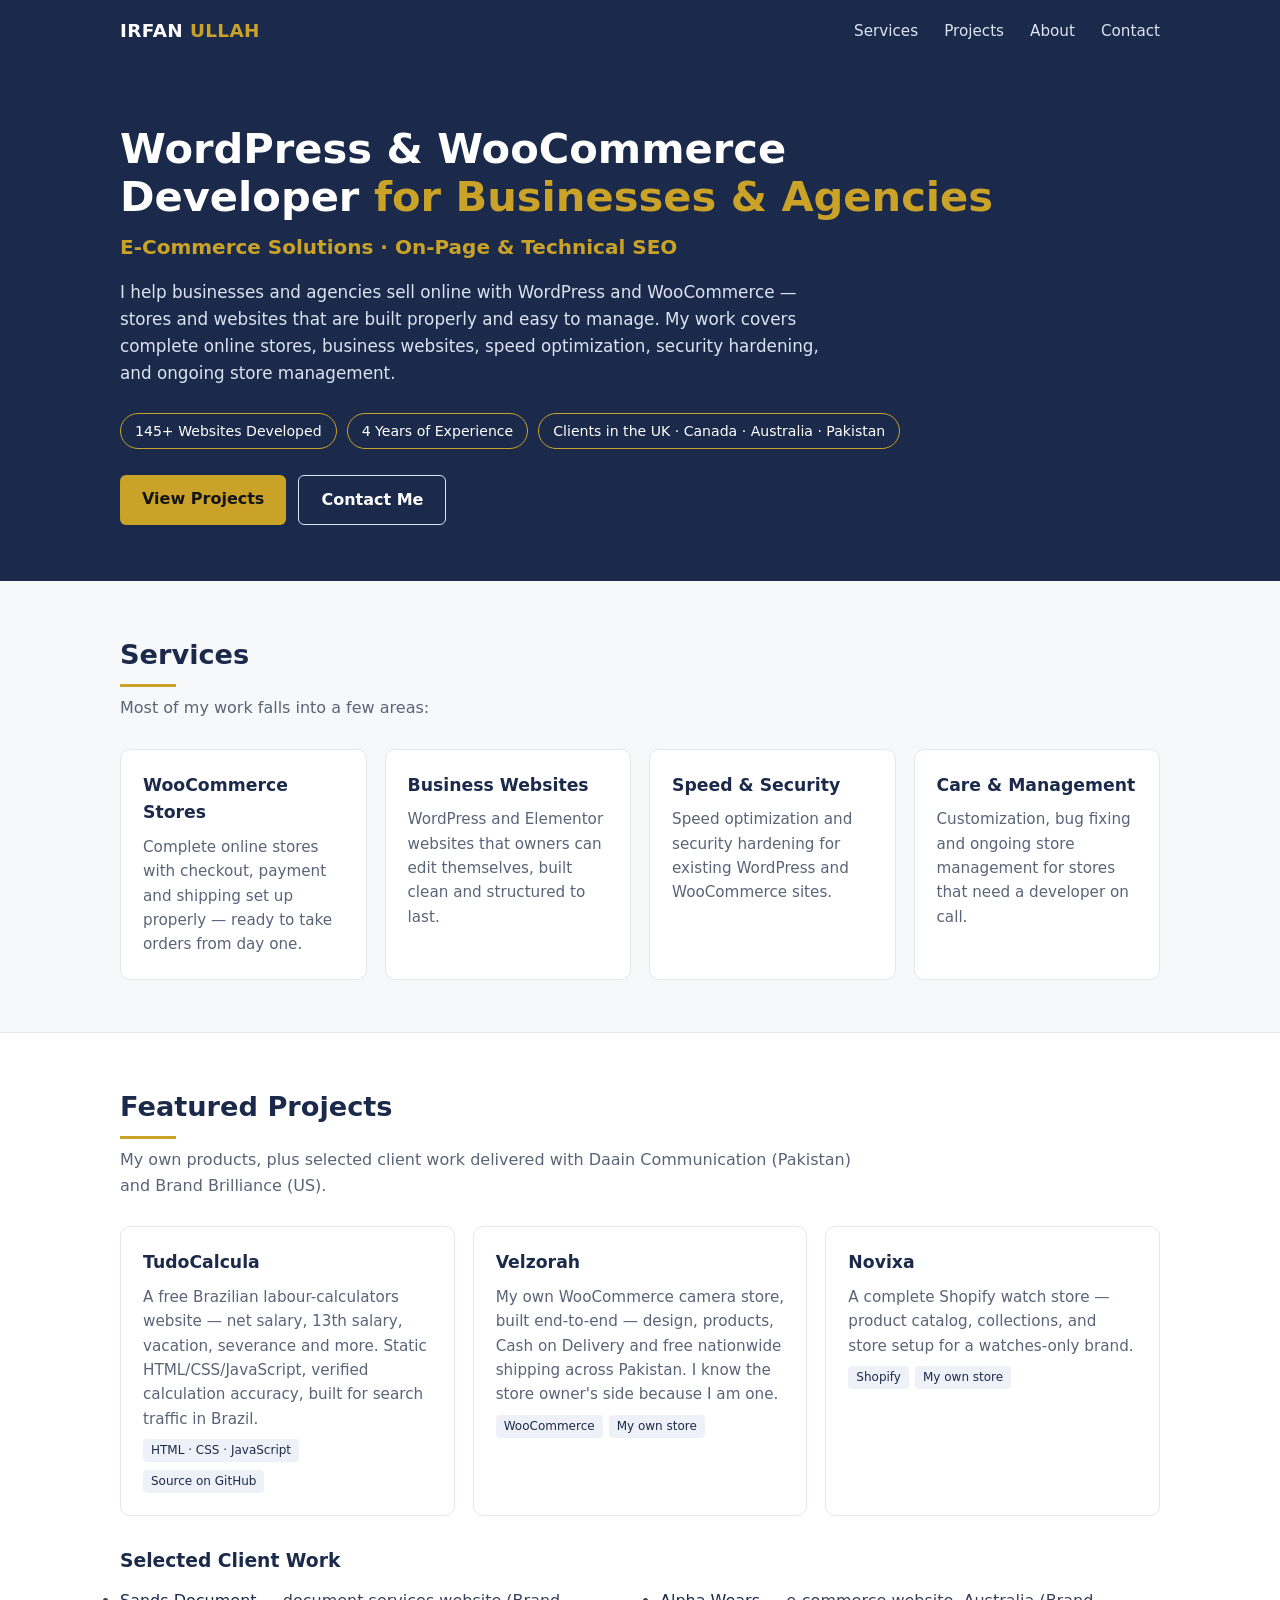
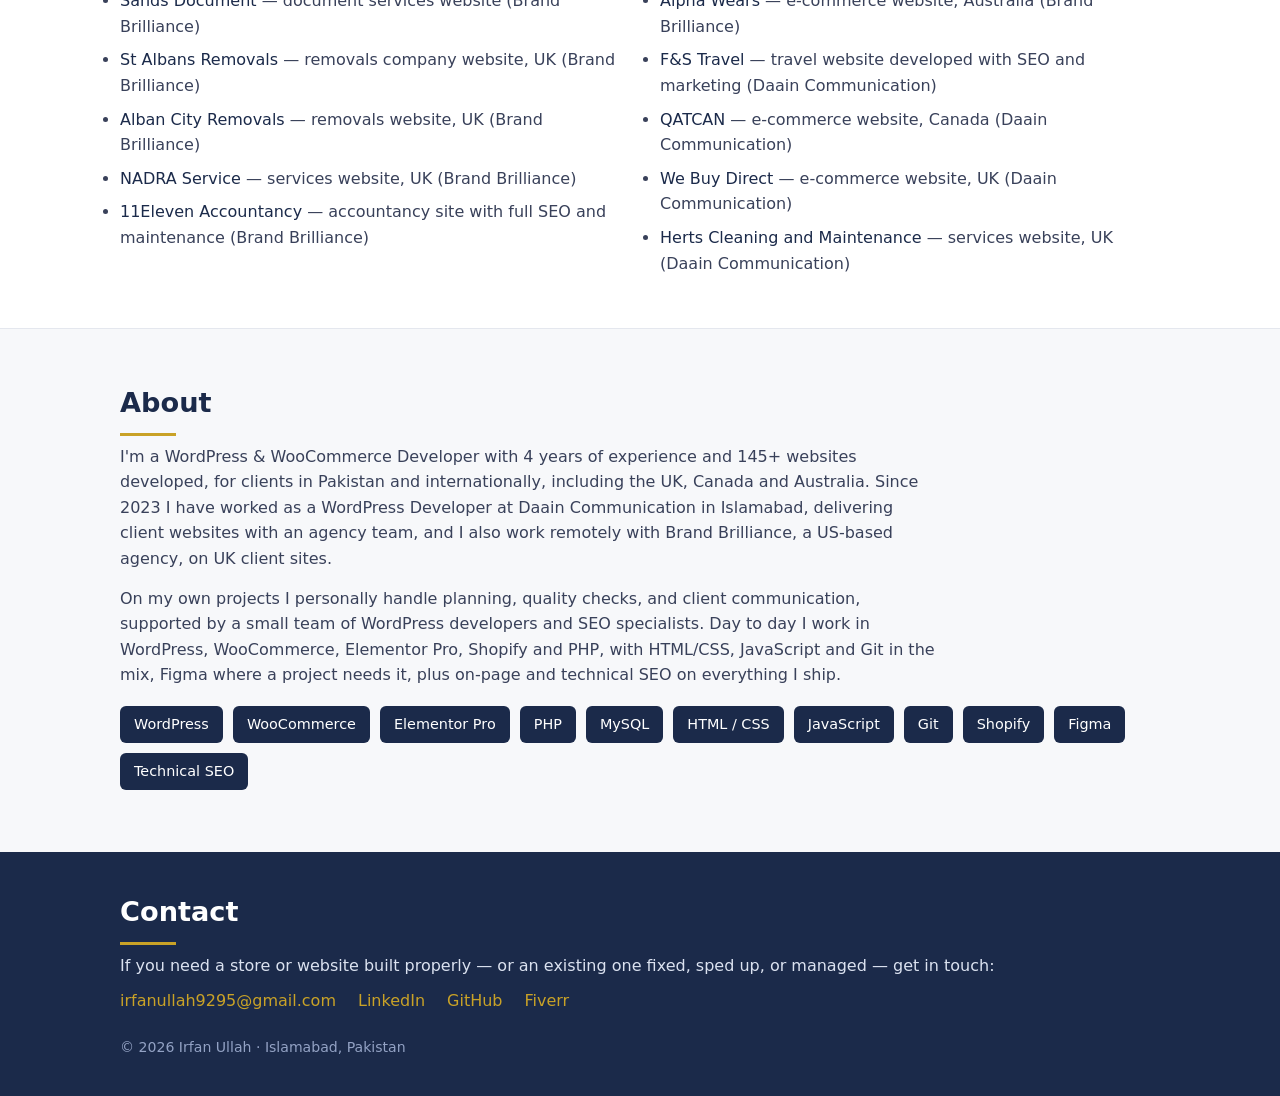
<file: portfolio-index.html>
<!DOCTYPE html>
<html lang="en">
<head>
<meta charset="UTF-8">
<meta name="viewport" content="width=device-width, initial-scale=1.0">
<title>Irfan Ullah — WordPress & WooCommerce Developer</title>
<meta name="description" content="Irfan Ullah is a WordPress & WooCommerce Developer building e-commerce solutions for businesses and agencies. 145+ websites developed for clients in the UK, Canada, Australia and Pakistan.">
<style>
  :root{--navy:#1B2A4A;--navy2:#22355c;--gold:#C9A227;--ink:#1c2333;--muted:#5a6478;--bg:#f7f8fa;--card:#ffffff;--line:#e4e7ee}
  *{margin:0;padding:0;box-sizing:border-box}
  body{font-family:'Segoe UI',system-ui,-apple-system,Arial,sans-serif;color:var(--ink);background:var(--bg);line-height:1.6}
  a{color:var(--navy);text-decoration:none}
  a:hover{color:var(--gold)}
  .wrap{max-width:1080px;margin:0 auto;padding:0 20px}
  header{background:var(--navy);color:#fff}
  nav{display:flex;justify-content:space-between;align-items:center;padding:16px 0}
  nav .brand{font-weight:700;font-size:1.15rem;color:#fff;letter-spacing:.4px}
  nav .brand span{color:var(--gold)}
  nav ul{display:flex;gap:26px;list-style:none}
  nav ul a{color:#dbe2f0;font-size:.95rem}
  nav ul a:hover{color:var(--gold)}
  .hero{padding:64px 0 56px;text-align:left}
  .hero h1{font-size:2.6rem;line-height:1.15;margin-bottom:10px}
  .hero h1 span{color:var(--gold)}
  .hero .role{font-size:1.25rem;color:var(--gold);font-weight:600;margin-bottom:16px}
  .hero p{max-width:720px;color:#dbe2f0;font-size:1.05rem}
  .chips{display:flex;flex-wrap:wrap;gap:10px;margin:26px 0}
  .chip{border:1px solid var(--gold);color:#fff;border-radius:999px;padding:6px 14px;font-size:.88rem}
  .btns{display:flex;gap:12px;flex-wrap:wrap}
  .btn{background:var(--gold);color:#141414;font-weight:600;padding:11px 22px;border-radius:6px}
  .btn.ghost{background:transparent;border:1px solid #dbe2f0;color:#fff}
  section{padding:52px 0}
  h2{font-size:1.7rem;color:var(--navy);margin-bottom:8px}
  h2::after{content:"";display:block;width:56px;height:3px;background:var(--gold);margin-top:8px}
  .sub{color:#5a6478;margin-bottom:28px;max-width:760px}
  .grid{display:grid;grid-template-columns:repeat(auto-fit,minmax(230px,1fr));gap:18px}
  .card{background:var(--card);border:1px solid var(--line);border-radius:10px;padding:22px}
  .card h3{color:var(--navy);font-size:1.08rem;margin-bottom:8px}
  .card p{color:#5a6478;font-size:.95rem}
  .proj{display:grid;grid-template-columns:repeat(auto-fit,minmax(300px,1fr));gap:18px}
  .proj .card h3 a{color:var(--navy)}
  .tag{display:inline-block;background:#eef1f7;color:var(--navy);border-radius:4px;font-size:.75rem;padding:2px 8px;margin:8px 6px 0 0}
  .list{columns:2;column-gap:40px;color:#39415a}
  .list li{margin-bottom:8px;break-inside:avoid}
  .stack{display:flex;flex-wrap:wrap;gap:10px}
  .stack span{background:var(--navy);color:#fff;border-radius:6px;padding:7px 14px;font-size:.9rem}
  .about p{max-width:820px;color:#39415a;margin-bottom:14px}
  footer{background:var(--navy);color:#dbe2f0;padding:38px 0;margin-top:10px}
  footer a{color:var(--gold)}
  .contact-links{display:flex;gap:22px;flex-wrap:wrap;margin-top:10px}
  @media(max-width:640px){.hero h1{font-size:2rem}.list{columns:1}nav ul{gap:14px}}
</style>
</head>
<body>
<header>
  <div class="wrap">
    <nav>
      <div class="brand">IRFAN <span>ULLAH</span></div>
      <ul>
        <li><a href="#services">Services</a></li>
        <li><a href="#projects">Projects</a></li>
        <li><a href="#about">About</a></li>
        <li><a href="#contact">Contact</a></li>
      </ul>
    </nav>
    <div class="hero">
      <h1>WordPress &amp; WooCommerce<br>Developer <span>for Businesses &amp; Agencies</span></h1>
      <div class="role">E-Commerce Solutions · On-Page &amp; Technical SEO</div>
      <p>I help businesses and agencies sell online with WordPress and WooCommerce — stores and websites that are built properly and easy to manage. My work covers complete online stores, business websites, speed optimization, security hardening, and ongoing store management.</p>
      <div class="chips">
        <span class="chip">145+ Websites Developed</span>
        <span class="chip">4 Years of Experience</span>
        <span class="chip">Clients in the UK · Canada · Australia · Pakistan</span>
      </div>
      <div class="btns">
        <a class="btn" href="#projects">View Projects</a>
        <a class="btn ghost" href="#contact">Contact Me</a>
      </div>
    </div>
  </div>
</header>

<section id="services">
  <div class="wrap">
    <h2>Services</h2>
    <p class="sub">Most of my work falls into a few areas:</p>
    <div class="grid">
      <div class="card"><h3>WooCommerce Stores</h3><p>Complete online stores with checkout, payment and shipping set up properly — ready to take orders from day one.</p></div>
      <div class="card"><h3>Business Websites</h3><p>WordPress and Elementor websites that owners can edit themselves, built clean and structured to last.</p></div>
      <div class="card"><h3>Speed &amp; Security</h3><p>Speed optimization and security hardening for existing WordPress and WooCommerce sites.</p></div>
      <div class="card"><h3>Care &amp; Management</h3><p>Customization, bug fixing and ongoing store management for stores that need a developer on call.</p></div>
    </div>
  </div>
</section>

<section id="projects" style="background:#fff;border-top:1px solid var(--line);border-bottom:1px solid var(--line)">
  <div class="wrap">
    <h2>Featured Projects</h2>
    <p class="sub">My own products, plus selected client work delivered with Daain Communication (Pakistan) and Brand Brilliance (US).</p>
    <div class="proj">
      <div class="card">
        <h3><a href="https://tudocalcula.com">TudoCalcula</a></h3>
        <p>A free Brazilian labour-calculators website — net salary, 13th salary, vacation, severance and more. Static HTML/CSS/JavaScript, verified calculation accuracy, built for search traffic in Brazil.</p>
        <span class="tag">HTML · CSS · JavaScript</span><span class="tag"><a href="https://github.com/irfancodez/tudocalcula">Source on GitHub</a></span>
      </div>
      <div class="card">
        <h3><a href="https://velzorah.shop">Velzorah</a></h3>
        <p>My own WooCommerce camera store, built end-to-end — design, products, Cash on Delivery and free nationwide shipping across Pakistan. I know the store owner's side because I am one.</p>
        <span class="tag">WooCommerce</span><span class="tag">My own store</span>
      </div>
      <div class="card">
        <h3><a href="https://novixabrand.com">Novixa</a></h3>
        <p>A complete Shopify watch store — product catalog, collections, and store setup for a watches-only brand.</p>
        <span class="tag">Shopify</span><span class="tag">My own store</span>
      </div>
    </div>
    <h3 style="color:var(--navy);margin:30px 0 12px">Selected Client Work</h3>
    <ul class="list">
      <li><a href="https://sandsdocument.com">Sands Document</a> — document services website (Brand Brilliance)</li>
      <li><a href="https://stalbans-removals.com">St Albans Removals</a> — removals company website, UK (Brand Brilliance)</li>
      <li><a href="https://albancityremovals.co.uk">Alban City Removals</a> — removals website, UK (Brand Brilliance)</li>
      <li><a href="https://nadraservice.co.uk">NADRA Service</a> — services website, UK (Brand Brilliance)</li>
      <li><a href="https://11elevenaccountancy.co.uk">11Eleven Accountancy</a> — accountancy site with full SEO and maintenance (Brand Brilliance)</li>
      <li><a href="https://alphawears.com.au">Alpha Wears</a> — e-commerce website, Australia (Brand Brilliance)</li>
      <li><a href="https://fstravel.co.uk">F&amp;S Travel</a> — travel website developed with SEO and marketing (Daain Communication)</li>
      <li><a href="https://qatcan.ca">QATCAN</a> — e-commerce website, Canada (Daain Communication)</li>
      <li><a href="https://webuydirect.co.uk">We Buy Direct</a> — e-commerce website, UK (Daain Communication)</li>
      <li><a href="https://hertscleaningandmaintenance.com">Herts Cleaning and Maintenance</a> — services website, UK (Daain Communication)</li>
    </ul>
  </div>
</section>

<section id="about" class="about">
  <div class="wrap">
    <h2>About</h2>
    <p>I'm a WordPress &amp; WooCommerce Developer with 4 years of experience and 145+ websites developed, for clients in Pakistan and internationally, including the UK, Canada and Australia. Since 2023 I have worked as a WordPress Developer at Daain Communication in Islamabad, delivering client websites with an agency team, and I also work remotely with Brand Brilliance, a US-based agency, on UK client sites.</p>
    <p>On my own projects I personally handle planning, quality checks, and client communication, supported by a small team of WordPress developers and SEO specialists. Day to day I work in WordPress, WooCommerce, Elementor Pro, Shopify and PHP, with HTML/CSS, JavaScript and Git in the mix, Figma where a project needs it, plus on-page and technical SEO on everything I ship.</p>
    <div class="stack" style="margin-top:18px">
      <span>WordPress</span><span>WooCommerce</span><span>Elementor Pro</span><span>PHP</span><span>MySQL</span><span>HTML / CSS</span><span>JavaScript</span><span>Git</span><span>Shopify</span><span>Figma</span><span>Technical SEO</span>
    </div>
  </div>
</section>

<footer id="contact">
  <div class="wrap">
    <h2 style="color:#fff">Contact</h2>
    <p>If you need a store or website built properly — or an existing one fixed, sped up, or managed — get in touch:</p>
    <div class="contact-links">
      <a href="mailto:irfanullah9295@gmail.com">irfanullah9295@gmail.com</a>
      <a href="https://www.linkedin.com/in/irfanullah-dev">LinkedIn</a>
      <a href="https://github.com/irfancodez">GitHub</a>
      <a href="https://www.fiverr.com/irfanullah9291">Fiverr</a>
    </div>
    <p style="margin-top:22px;font-size:.88rem;color:#93a2c4">© 2026 Irfan Ullah · Islamabad, Pakistan</p>
  </div>
</footer>
</body>
</html>
</file>
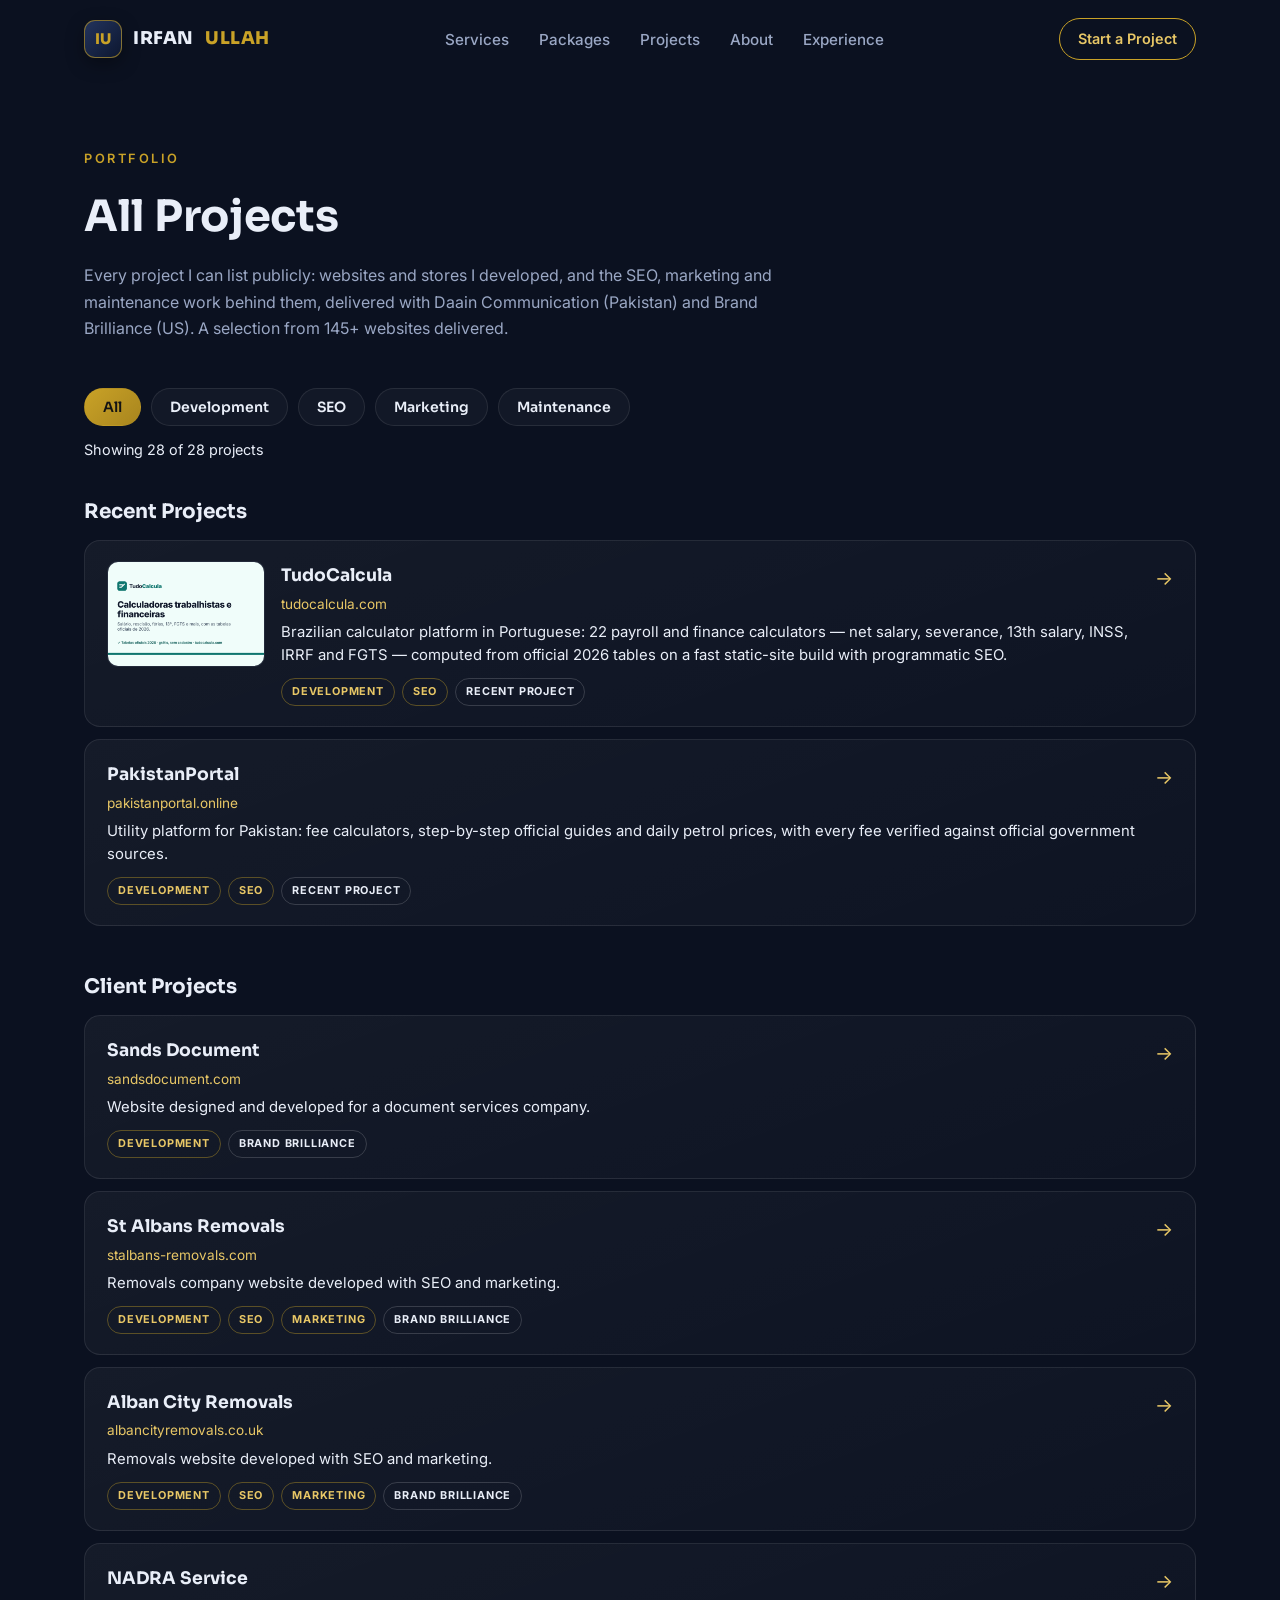
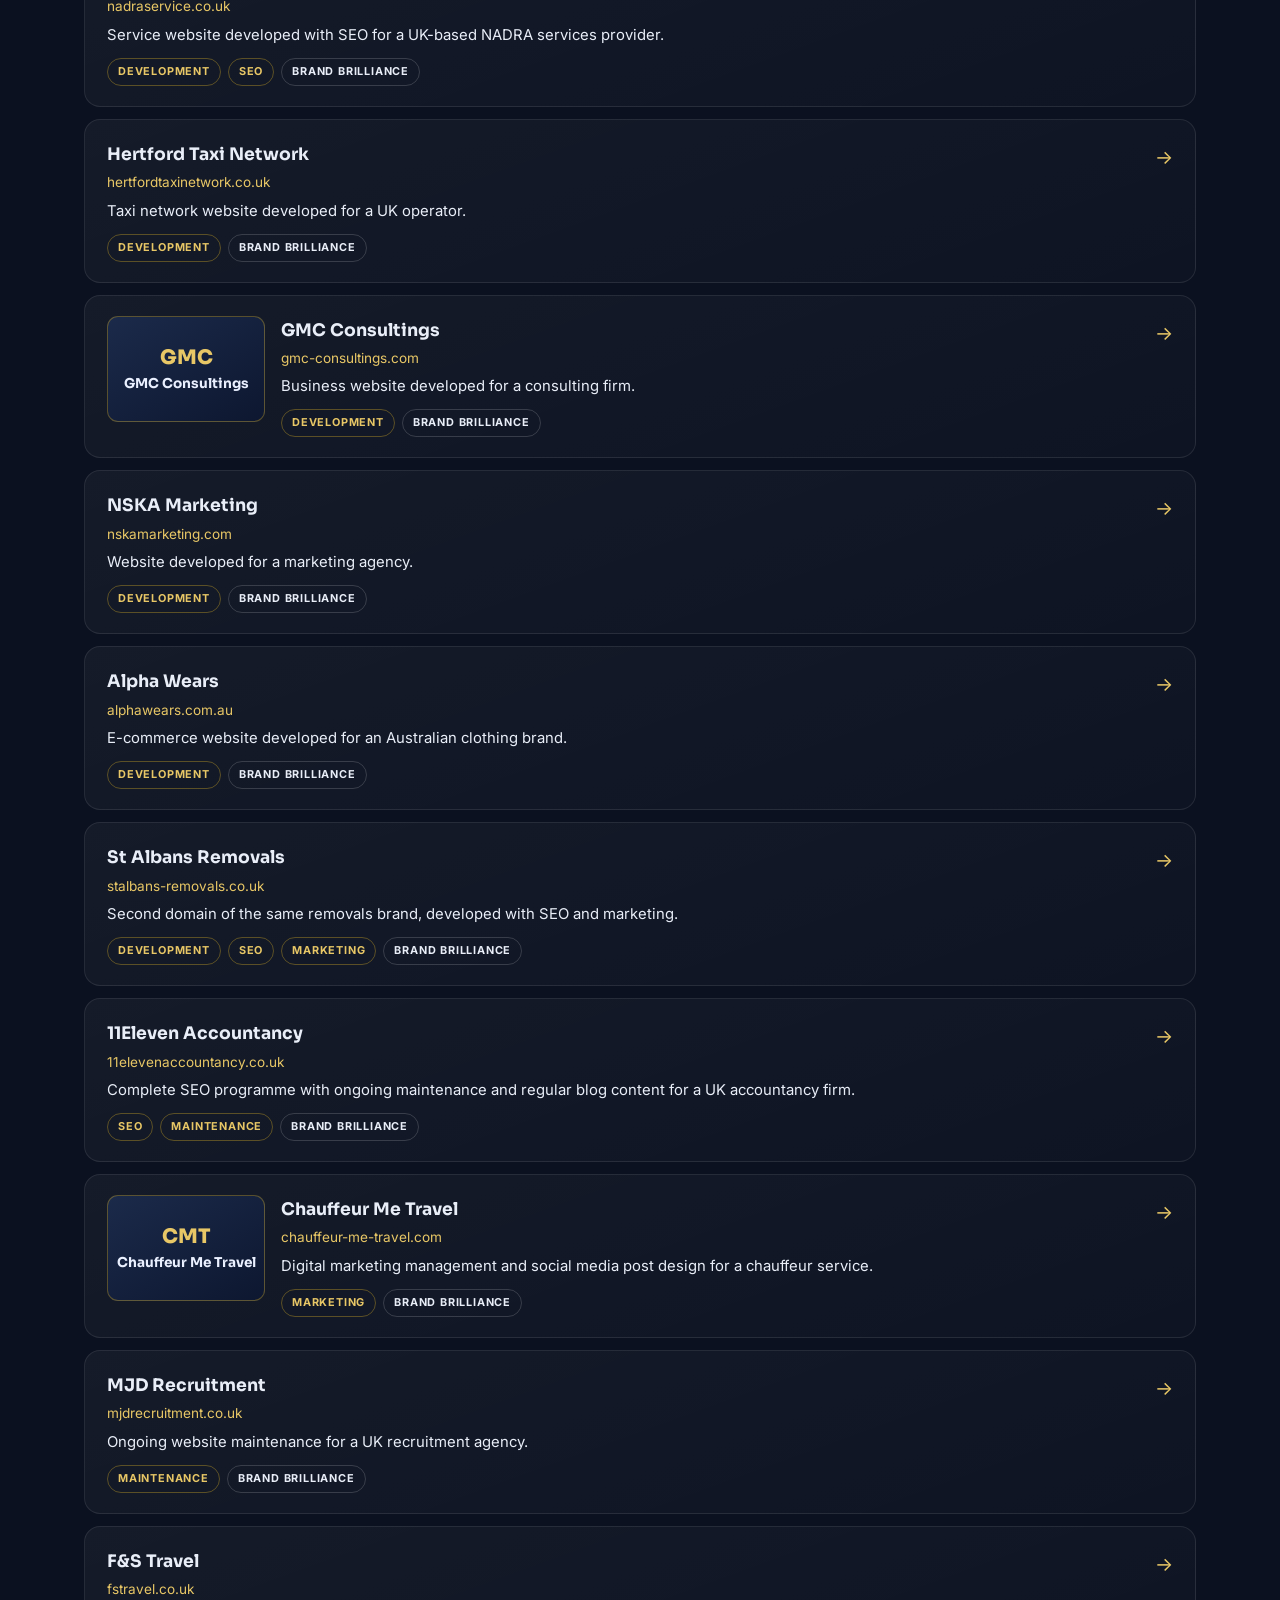
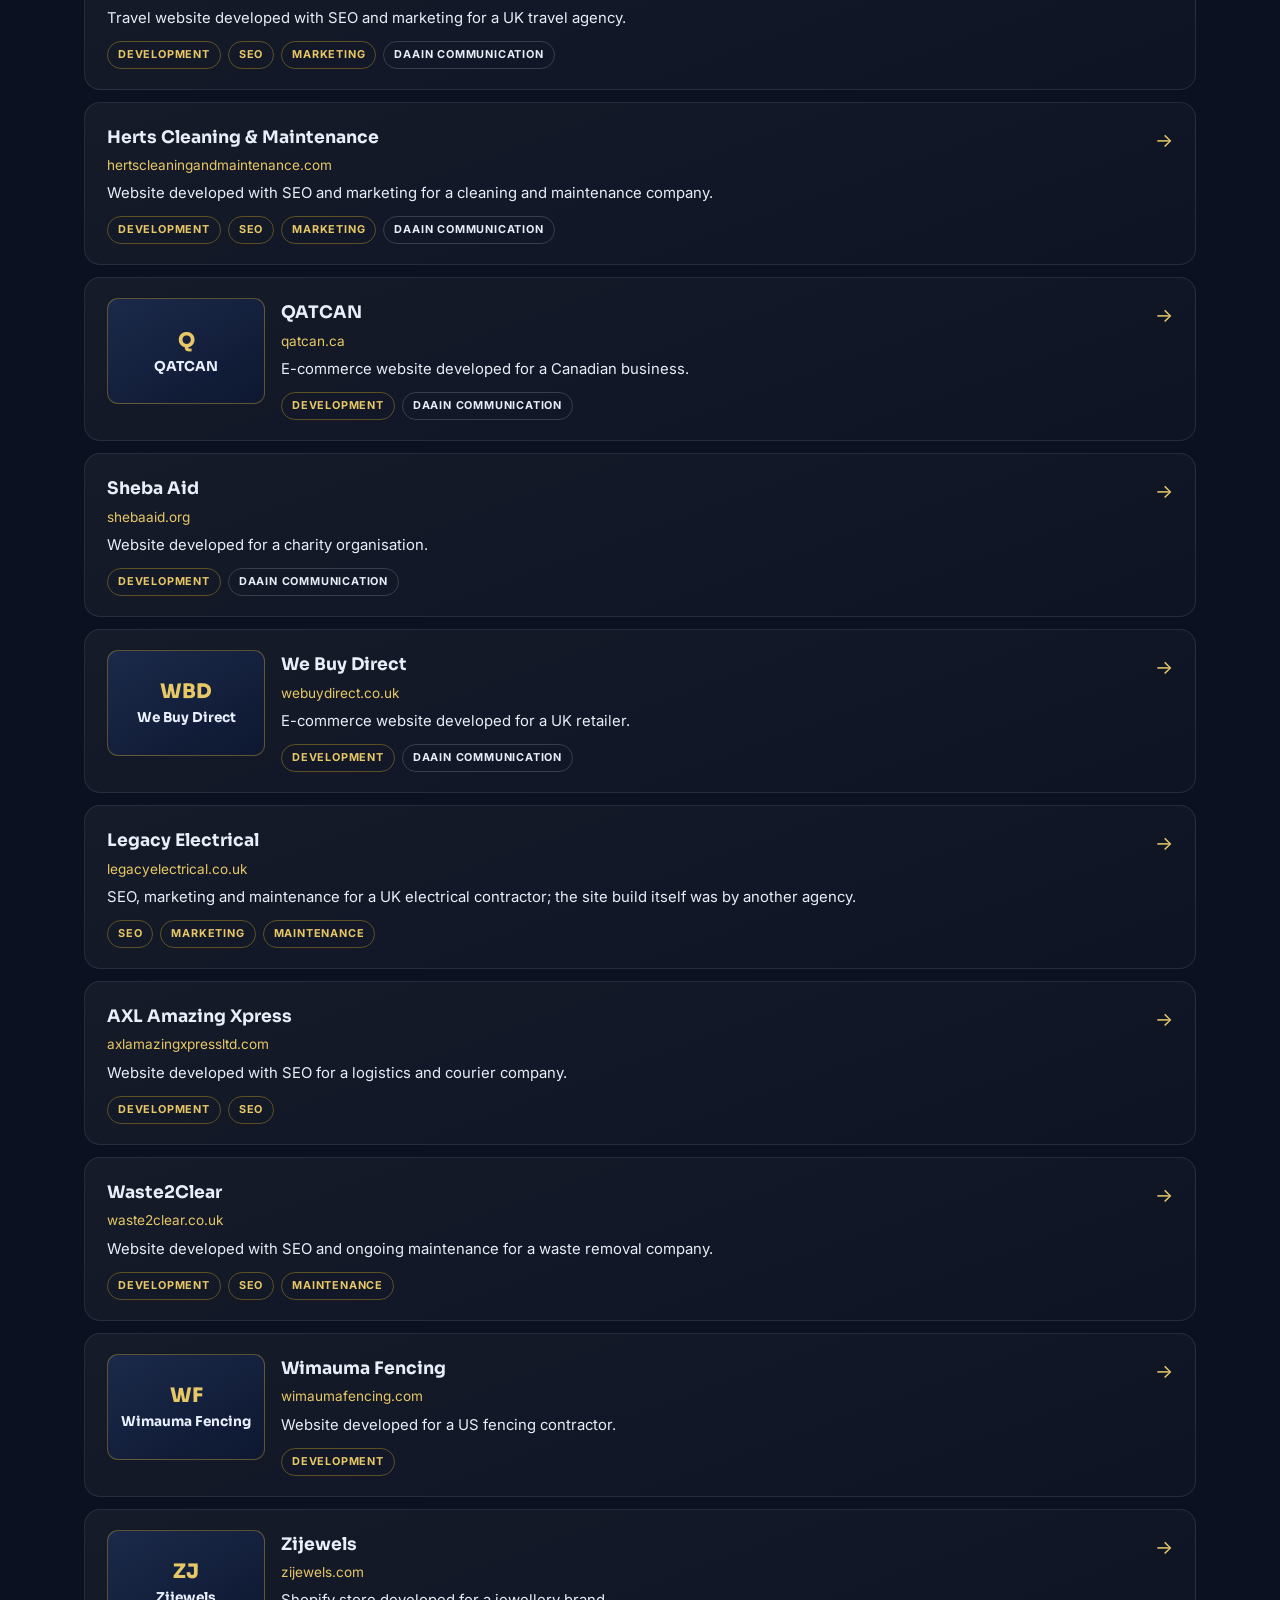
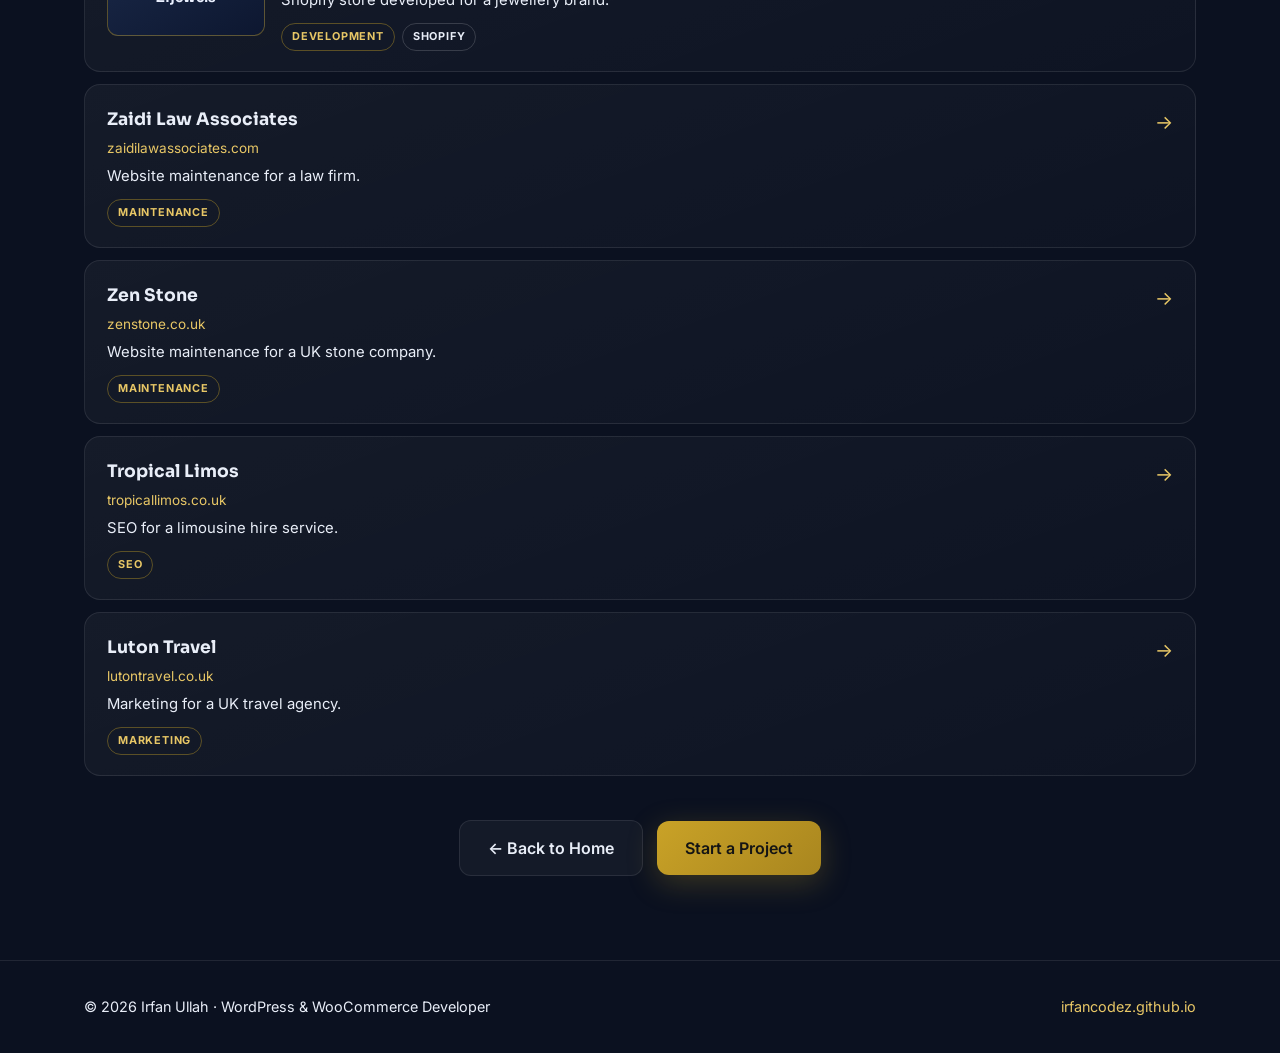
<file: projects.html>
<!DOCTYPE html>
<html lang="en">
<head>
<meta charset="UTF-8">
<meta name="viewport" content="width=device-width, initial-scale=1.0">
<title>All Projects · Irfan Ullah</title>
<meta name="description" content="The full project list of Irfan Ullah, WordPress & WooCommerce Developer: websites and stores developed, plus SEO, marketing and maintenance work, with a short detail for every project.">
<link rel="icon" href="data:image/svg+xml,%3Csvg xmlns='http://www.w3.org/2000/svg' viewBox='0 0 64 64'%3E%3Crect width='64' height='64' rx='14' fill='%231B2A4A'/%3E%3Ctext x='32' y='43' font-family='Arial,sans-serif' font-size='25' font-weight='700' fill='%23C9A227' text-anchor='middle'%3EIU%3C/text%3E%3C/svg%3E">
<meta name="theme-color" content="#0B1120">
<meta property="og:type" content="website">
<meta property="og:site_name" content="Irfan Ullah · Portfolio">
<meta property="og:title" content="All Projects · Irfan Ullah">
<meta property="og:description" content="The full project list: business websites, online stores, SEO, marketing and maintenance work for clients in the UK, Canada, Australia and Pakistan.">
<meta property="og:url" content="https://irfancodez.github.io/projects.html">
<meta property="og:image" content="https://irfancodez.github.io/og-image.png">
<meta property="og:image:width" content="1200">
<meta property="og:image:height" content="630">
<meta name="twitter:card" content="summary_large_image">
<meta name="twitter:title" content="All Projects · Irfan Ullah">
<meta name="twitter:description" content="The full project list: business websites, online stores, SEO, marketing and maintenance work for clients in the UK, Canada, Australia and Pakistan.">
<meta name="twitter:image" content="https://irfancodez.github.io/og-image.png">
<link rel="preconnect" href="https://fonts.googleapis.com">
<link rel="preconnect" href="https://fonts.gstatic.com" crossorigin>
<link href="https://fonts.googleapis.com/css2?family=Sora:wght@400;600;700;800&family=Inter:wght@400;500;600&display=swap" rel="stylesheet">
<style>
:root{
  --bg:#0B1120; --bg2:#0E1730; --navy:#1B2A4A; --gold:#C9A227; --gold2:#E8C766;
  --text:#E9EEF8; --muted:#9AA7C4; --card:rgba(255,255,255,.04); --line:rgba(255,255,255,.09);
  --radius:18px;
}
*{margin:0;padding:0;box-sizing:border-box}
html{scroll-behavior:smooth}
body{font-family:'Inter',system-ui,Arial,sans-serif;background:var(--bg);color:var(--text);line-height:1.65;overflow-x:hidden}
h1,h2,h3,.display{font-family:'Sora',sans-serif}
a{color:inherit;text-decoration:none}
.wrap{max-width:1160px;margin:0 auto;padding:0 24px}
::selection{background:var(--gold);color:#141414}

/* ---------- background fx ---------- */
.bg-fx{position:fixed;inset:0;z-index:-2;background:
  radial-gradient(900px 500px at 85% -5%,rgba(201,162,39,.14),transparent 60%),
  radial-gradient(800px 600px at -10% 30%,rgba(38,64,128,.35),transparent 60%),
  linear-gradient(180deg,var(--bg) 0%,var(--bg2) 55%,var(--bg) 100%)}
.bg-grid{position:fixed;inset:0;z-index:-1;pointer-events:none;opacity:.35;
  background-image:linear-gradient(rgba(255,255,255,.035) 1px,transparent 1px),linear-gradient(90deg,rgba(255,255,255,.035) 1px,transparent 1px);
  background-size:56px 56px;
  -webkit-mask-image:radial-gradient(ellipse 90% 60% at 50% 0%,#000 30%,transparent 75%);
          mask-image:radial-gradient(ellipse 90% 60% at 50% 0%,#000 30%,transparent 75%)}
.orb{position:absolute;border-radius:50%;filter:blur(70px);opacity:.5;pointer-events:none}
.orb.a{width:420px;height:420px;background:#264080;top:-120px;right:-80px;animation:drift 14s ease-in-out infinite alternate}
.orb.b{width:300px;height:300px;background:rgba(201,162,39,.5);bottom:-100px;left:-60px;animation:drift 18s ease-in-out infinite alternate-reverse}
@keyframes drift{from{transform:translate(0,0) scale(1)}to{transform:translate(-40px,30px) scale(1.08)}}
.rings{position:absolute;top:6%;right:4%;width:340px;height:340px;pointer-events:none;opacity:.5}
.rings::before,.rings::after{content:"";position:absolute;inset:0;border:1px solid rgba(201,162,39,.25);border-radius:50%}
.rings::after{inset:44px;border-color:rgba(255,255,255,.12)}
.rings i{position:absolute;inset:88px;border:1px solid rgba(201,162,39,.18);border-radius:50%;display:block}

/* ---------- nav ---------- */
header{position:fixed;top:0;left:0;right:0;z-index:50;transition:background .3s,border-color .3s;border-bottom:1px solid transparent}
header.scrolled{background:rgba(11,17,32,.82);backdrop-filter:blur(14px);border-color:var(--line)}
nav{display:flex;justify-content:space-between;align-items:center;padding:18px 0}
.logo{font-family:'Sora';font-weight:800;letter-spacing:.6px;font-size:1.1rem;display:flex;align-items:center;gap:11px}
.logo span{color:var(--gold)}
.logo-mark{width:38px;height:38px;border-radius:11px;background:linear-gradient(135deg,#22335c,#0d1730);border:1px solid rgba(201,162,39,.6);color:var(--gold2);display:grid;place-items:center;font-size:.92rem;letter-spacing:.5px;box-shadow:0 6px 18px rgba(0,0,0,.35)}
nav ul{display:flex;gap:30px;list-style:none}
nav ul a{color:var(--muted);font-size:.95rem;font-weight:500;position:relative;padding:4px 0}
nav ul a::after{content:"";position:absolute;left:0;bottom:0;width:0;height:2px;background:var(--gold);transition:width .3s}
nav ul a:hover{color:#fff} nav ul a:hover::after{width:100%}
.nav-cta{border:1px solid var(--gold);color:var(--gold2);padding:8px 18px;border-radius:999px;font-weight:600;font-size:.9rem;transition:.3s}
.nav-cta:hover{background:var(--gold);color:#141414}
.burger{display:none;flex-direction:column;justify-content:center;gap:5px;width:42px;height:42px;padding:9px;background:rgba(255,255,255,.03);border:1px solid rgba(255,255,255,.12);border-radius:11px;cursor:pointer}
.burger span{display:block;height:2px;background:var(--gold2);border-radius:2px;transition:.3s}
.burger.open span:nth-child(1){transform:translateY(7px) rotate(45deg)}
.burger.open span:nth-child(2){opacity:0}
.burger.open span:nth-child(3){transform:translateY(-7px) rotate(-45deg)}
.mnav{position:fixed;top:72px;left:12px;right:12px;z-index:49;background:rgba(13,21,43,.98);border:1px solid rgba(201,162,39,.35);border-radius:16px;padding:8px;box-shadow:0 24px 50px rgba(0,0,0,.5);opacity:0;visibility:hidden;transform:translateY(-8px);transition:.28s}
.mnav.open{opacity:1;visibility:visible;transform:none}
.mnav a{display:block;padding:13px 14px;font-family:'Sora';font-weight:600;font-size:.98rem;color:var(--ink);border-bottom:1px solid rgba(255,255,255,.06)}
.mnav a:last-child{border-bottom:none}
.mnav a.mcta{margin-top:6px;text-align:center;background:linear-gradient(135deg,var(--gold),#a8851e);color:#141414;border-radius:11px;border-bottom:none}
@media(max-width:760px){.burger{display:flex}}
@media(max-width:480px){.nav-cta{display:none}}
@media(max-width:760px){nav ul{display:none}}

/* ---------- hero ---------- */
.hero{position:relative;padding:118px 0 72px;overflow:hidden}
.eyebrow{display:inline-flex;align-items:center;gap:10px;border:1px solid var(--line);background:var(--card);
  padding:7px 16px;border-radius:999px;font-size:.85rem;color:var(--muted);letter-spacing:.4px}
.eyebrow .dot{width:8px;height:8px;border-radius:50%;background:#3ddc84;box-shadow:0 0 0 0 rgba(61,220,132,.6);animation:pulse 2s infinite}
@keyframes pulse{0%{box-shadow:0 0 0 0 rgba(61,220,132,.55)}70%{box-shadow:0 0 0 9px rgba(61,220,132,0)}100%{box-shadow:0 0 0 0 rgba(61,220,132,0)}}
.hero h1{font-size:clamp(2.3rem,4.3vw,3.2rem);line-height:1.05;font-weight:800;margin:26px 0 20px;letter-spacing:-1px}
.hero h1 .grad{background:linear-gradient(92deg,var(--gold) 10%,var(--gold2) 45%,#fff2c9 70%,var(--gold) 100%);
  background-size:200% auto;-webkit-background-clip:text;background-clip:text;color:transparent;animation:shine 5s linear infinite}
@keyframes shine{to{background-position:200% center}}
.hero p.lead{max-width:680px;color:var(--muted);font-size:1.13rem}
.hero .btns{display:flex;gap:14px;flex-wrap:wrap;margin-top:34px}
.btn{display:inline-flex;align-items:center;gap:9px;background:linear-gradient(135deg,var(--gold),#a9861f);color:#141414;
  font-weight:600;padding:14px 28px;border-radius:12px;transition:.3s;box-shadow:0 8px 30px rgba(201,162,39,.25)}
.btn:hover{transform:translateY(-3px);box-shadow:0 14px 38px rgba(201,162,39,.35)}
.btn.ghost{background:var(--card);border:1px solid var(--line);color:var(--text);box-shadow:none}
.btn.ghost:hover{border-color:var(--gold);color:var(--gold2)}
.stats{display:grid;grid-template-columns:repeat(4,1fr);gap:16px;margin-top:48px}
.stat{background:var(--card);border:1px solid var(--line);border-radius:var(--radius);padding:22px;backdrop-filter:blur(8px);transition:.3s}
.stat:hover{transform:translateY(-4px);border-color:rgba(201,162,39,.5)}
.stat .num{font-family:'Sora';font-size:2rem;font-weight:800;color:#fff}
.stat .num em{font-style:normal;color:var(--gold)}
.stat .lbl{color:var(--muted);font-size:.88rem;margin-top:2px}
@media(max-width:820px){.stats{grid-template-columns:repeat(2,1fr)}}

/* ---------- marquee ---------- */
.marquee{border-top:1px solid var(--line);border-bottom:1px solid var(--line);padding:18px 0;overflow:hidden;background:rgba(255,255,255,.02)}
.marquee .track{display:flex;gap:0;width:max-content;animation:scroll 30s linear infinite}
.marquee span{font-family:'Sora';font-weight:600;color:var(--muted);padding:0 26px;white-space:nowrap;font-size:1rem}
.marquee span b{color:var(--gold);font-weight:600}
@keyframes scroll{to{transform:translateX(-50%)}}

/* ---------- sections ---------- */
section{padding:96px 0;position:relative}
.sec-head{max-width:720px;margin-bottom:46px}
.sec-head .kicker{color:var(--gold);font-weight:600;letter-spacing:2.5px;font-size:.8rem;text-transform:uppercase}
.sec-head h2{font-size:clamp(1.9rem,3.6vw,2.7rem);font-weight:700;margin:12px 0 10px;letter-spacing:-.3px}
.sec-head p{color:var(--muted)}
.grid4{display:grid;grid-template-columns:repeat(auto-fit,minmax(240px,1fr));gap:18px}
.card{background:var(--card);border:1px solid var(--line);border-radius:var(--radius);padding:28px;position:relative;overflow:hidden;transition:.35s;backdrop-filter:blur(8px)}
.card::before{content:"";position:absolute;inset:0;background:radial-gradient(420px 200px at var(--mx,50%) var(--my,0%),rgba(201,162,39,.13),transparent 65%);opacity:0;transition:opacity .35s}
.card:hover{transform:translateY(-6px);border-color:rgba(201,162,39,.55)}
.card:hover::before{opacity:1}
.card .no{font-family:'Sora';font-weight:800;font-size:.95rem;color:var(--gold);letter-spacing:1px}
.card h3{font-size:1.18rem;margin:14px 0 9px}
.card p{color:var(--muted);font-size:.96rem}

/* ---------- packages ---------- */
.miles{display:grid;grid-template-columns:repeat(auto-fit,minmax(250px,1fr));gap:16px}
.mile{background:var(--card);border:1px solid var(--line);border-radius:var(--radius);padding:24px;transition:.3s;backdrop-filter:blur(8px)}
.mile:hover{transform:translateY(-4px);border-color:rgba(201,162,39,.55)}
.mile h3{font-size:1.05rem;margin-bottom:8px}
.mile p{color:var(--muted);font-size:.93rem}
.mile .price{display:inline-block;margin-top:14px;font-family:'Sora';font-weight:800;font-size:1.25rem;color:var(--gold2)}
.mile .price small{font-family:'Inter';font-weight:500;font-size:.8rem;color:var(--muted)}
.plans{display:grid;grid-template-columns:repeat(auto-fit,minmax(300px,1fr));gap:20px;margin-top:22px}
.plan{background:var(--card);border:1px solid var(--line);border-radius:20px;padding:32px;position:relative;transition:.3s;backdrop-filter:blur(8px)}
.plan:hover{transform:translateY(-5px)}
.plan.featured{border-color:rgba(201,162,39,.65);background:linear-gradient(165deg,rgba(201,162,39,.12),rgba(255,255,255,.03) 55%)}
.plan .flag{position:absolute;top:22px;right:22px;font-size:.7rem;font-weight:600;letter-spacing:1.2px;color:#141414;background:linear-gradient(135deg,var(--gold),var(--gold2));padding:5px 11px;border-radius:999px;text-transform:uppercase}
.plan h3{font-size:1.2rem}
.plan .amt{font-family:'Sora';font-size:2.3rem;font-weight:800;margin:10px 0 2px}
.plan .amt span{font-size:1rem;font-weight:600;color:var(--muted)}
.plan ul{list-style:none;margin-top:16px;display:grid;gap:9px}
.plan ul li{color:var(--muted);font-size:.94rem;padding-left:24px;position:relative}
.plan ul li::before{content:"✓";position:absolute;left:0;color:var(--gold);font-weight:700}
.pkg-note{margin-top:26px;border:1px dashed rgba(201,162,39,.45);border-radius:14px;padding:18px 22px;color:var(--muted);font-size:.96rem;text-align:center}
.pkg-note strong{color:var(--gold2)}

/* ---------- projects ---------- */
.proj{display:grid;grid-template-columns:repeat(auto-fit,minmax(320px,1fr));gap:20px}
.proj .card{padding:32px}
.proj .flag{position:absolute;top:22px;right:22px;font-size:.72rem;font-weight:600;letter-spacing:1.2px;color:#141414;background:linear-gradient(135deg,var(--gold),var(--gold2));padding:5px 11px;border-radius:999px;text-transform:uppercase}
.proj h3{font-size:1.45rem;margin:6px 0 4px}
.proj h3 a:hover{color:var(--gold2)}
.proj .role{color:var(--gold2);font-size:.9rem;font-weight:500;margin-bottom:12px}
.proj p{color:var(--muted);font-size:.97rem}
.proj .go{display:inline-flex;gap:8px;margin-top:18px;font-weight:600;color:#fff;border-bottom:2px solid var(--gold);padding-bottom:2px;transition:.3s}
.proj .go:hover{color:var(--gold2);gap:13px}
.client-grid{display:grid;grid-template-columns:repeat(auto-fit,minmax(300px,1fr));gap:14px;margin-top:22px}
.client{display:flex;justify-content:space-between;align-items:center;gap:14px;background:var(--card);border:1px solid var(--line);border-radius:14px;padding:17px 20px;transition:.3s}
.client:hover{border-color:rgba(201,162,39,.55);transform:translateX(5px)}
.client .t{font-weight:600}
.client .s{color:var(--muted);font-size:.85rem}
.client .arr{color:var(--gold);font-size:1.15rem}

/* ---------- quote band ---------- */
.quote{background:linear-gradient(120deg,rgba(201,162,39,.13),rgba(38,64,128,.18));border:1px solid rgba(201,162,39,.35);border-radius:24px;padding:52px 44px;text-align:center}
.quote .big{font-family:'Sora';font-size:clamp(1.5rem,3.4vw,2.3rem);font-weight:700;line-height:1.3}
.quote .big span{color:var(--gold2)}
.quote p{color:var(--muted);margin-top:14px}

/* ---------- about / timeline ---------- */
.two{display:grid;grid-template-columns:1.15fr .85fr;gap:44px;align-items:start}
@media(max-width:860px){.two{grid-template-columns:1fr}}
.about p{color:var(--muted);margin-bottom:16px}
.about p strong{color:var(--text)}
.stack{display:flex;flex-wrap:wrap;gap:9px;margin-top:20px}
.stack span{border:1px solid var(--line);background:var(--card);border-radius:999px;padding:7px 15px;font-size:.88rem;color:var(--text)}
.stack span:hover{border-color:var(--gold);color:var(--gold2)}
.timeline{border-left:2px solid var(--line);padding-left:26px;display:grid;gap:30px}
.tl{position:relative}
.tl::before{content:"";position:absolute;left:-33px;top:6px;width:12px;height:12px;border-radius:50%;background:var(--gold);box-shadow:0 0 0 5px rgba(201,162,39,.18)}
.tl .when{color:var(--gold2);font-size:.85rem;font-weight:600;letter-spacing:.6px}
.tl h3{font-size:1.08rem;margin:4px 0 5px}
.tl p{color:var(--muted);font-size:.94rem}

/* ---------- footer / contact ---------- */
footer{padding:100px 0 44px;border-top:1px solid var(--line);position:relative;overflow:hidden}
footer .big{font-family:'Sora';font-size:clamp(2rem,5vw,3.4rem);font-weight:800;line-height:1.15;letter-spacing:-.4px}
footer .big span{color:var(--gold)}
.contact-row{display:flex;gap:12px;flex-wrap:wrap;margin:34px 0 54px}
.pill{display:inline-flex;gap:9px;align-items:center;border:1px solid var(--line);background:var(--card);padding:12px 20px;border-radius:999px;font-weight:500;transition:.3s}
.pill:hover{border-color:var(--gold);color:var(--gold2);transform:translateY(-3px)}
.foot{display:flex;justify-content:space-between;gap:16px;flex-wrap:wrap;color:var(--muted);font-size:.88rem;border-top:1px solid var(--line);padding-top:24px}

/* ---------- v3 visual layer ---------- */
#progress{position:fixed;top:0;left:0;height:3px;width:0;background:linear-gradient(90deg,var(--gold),var(--gold2));z-index:60;box-shadow:0 0 12px rgba(201,162,39,.7)}
.hero-grid{display:grid;grid-template-columns:1.06fr .94fr;gap:42px;align-items:center}
@media(max-width:920px){.hero-grid{grid-template-columns:1fr}}
.hero-visual{position:relative;perspective:1200px;max-width:570px;width:100%;justify-self:end}
.frame{background:#0d1526;border:1px solid var(--line);border-radius:16px;overflow:hidden;box-shadow:0 34px 70px rgba(0,0,0,.5);transform:rotateY(-7deg) rotateX(2deg);transition:transform .5s cubic-bezier(.2,.6,.2,1)}
.hero-visual:hover .frame{transform:rotateY(-2deg) rotateX(0deg)}
.frame .bar{display:flex;align-items:center;gap:7px;padding:11px 14px;background:rgba(255,255,255,.05);border-bottom:1px solid var(--line)}
.frame .bar i{width:11px;height:11px;border-radius:50%;background:#2a3757;display:block}
.frame .bar i:first-child{background:#e2605f}.frame .bar i:nth-child(2){background:#e8c766}.frame .bar i:nth-child(3){background:#3ddc84}
.frame .bar span{margin-left:9px;font-size:.78rem;color:var(--muted);background:rgba(255,255,255,.06);border-radius:6px;padding:3px 12px;letter-spacing:.3px}
.frame img{width:100%;height:auto;display:block;aspect-ratio:1200/900;object-fit:cover;object-position:top;background:linear-gradient(140deg,#16223f,#0d1526)}
.float-chip{position:absolute;display:flex;align-items:center;gap:9px;background:rgba(13,21,38,.88);border:1px solid rgba(201,162,39,.45);backdrop-filter:blur(10px);border-radius:13px;padding:11px 16px;font-family:'Sora';font-weight:700;font-size:.95rem;box-shadow:0 18px 40px rgba(0,0,0,.45);animation:bob 5s ease-in-out infinite;z-index:3}
.float-chip small{display:block;font-family:'Inter';font-weight:500;color:var(--muted);font-size:.72rem}
.float-chip.c1{top:-22px;left:-22px}
.float-chip.c2{bottom:30px;right:-18px;animation-delay:1.4s}
@media(max-width:920px){.float-chip.c1{left:6px}.float-chip.c2{right:6px}}
@keyframes bob{0%,100%{transform:translateY(0)}50%{transform:translateY(-11px)}}
.split{display:grid;grid-template-columns:1.08fr .92fr;gap:46px;align-items:center;margin-bottom:74px}
.split:last-of-type{margin-bottom:10px}
.split .frame{transform:none}
.split .frame:hover{transform:translateY(-5px)}
.split.rev .frame{order:2}
@media(max-width:920px){.split{grid-template-columns:1fr}.split.rev .frame{order:0}}
.flag2{display:inline-block;font-size:.72rem;font-weight:600;letter-spacing:1.2px;color:#141414;background:linear-gradient(135deg,var(--gold),var(--gold2));padding:5px 11px;border-radius:999px;text-transform:uppercase;margin-bottom:14px}
.split-txt h3{font-size:1.7rem;margin-bottom:4px}
.split-txt h3 a:hover{color:var(--gold2)}
.split-txt .role{color:var(--gold2);font-weight:500;margin-bottom:12px}
.split-txt p{color:var(--muted)}
.ticks{list-style:none;margin-top:16px;display:grid;gap:8px}
.ticks li{color:var(--muted);font-size:.95rem;padding-left:24px;position:relative}
.ticks li::before{content:"✓";position:absolute;left:0;color:var(--gold);font-weight:700}
.split-txt .go{display:inline-flex;gap:8px;margin-top:20px;font-weight:600;color:#fff;border-bottom:2px solid var(--gold);padding-bottom:2px;transition:.3s}
.split-txt .go:hover{color:var(--gold2);gap:13px}
.client .thumb{width:86px;height:56px;object-fit:cover;object-position:top;border-radius:9px;border:1px solid var(--line);flex:none;background:#16223f}
.client .grow{flex:1}
.me{display:flex;align-items:center;gap:16px;margin-bottom:22px}
.me img{width:74px;height:74px;border-radius:50%;object-fit:cover;border:2px solid var(--gold);box-shadow:0 0 0 5px rgba(201,162,39,.16)}
.me strong{display:block;font-family:'Sora';font-size:1.12rem}
.me span{color:var(--muted);font-size:.9rem}
.reveal-l{opacity:0;transform:translateX(-34px);transition:opacity .8s cubic-bezier(.2,.6,.2,1),transform .8s cubic-bezier(.2,.6,.2,1)}
.reveal-r{opacity:0;transform:translateX(34px);transition:opacity .8s cubic-bezier(.2,.6,.2,1),transform .8s cubic-bezier(.2,.6,.2,1)}
.reveal-l.in,.reveal-r.in{opacity:1;transform:none}
@media (prefers-reduced-motion: reduce){.reveal-l,.reveal-r{opacity:1;transform:none}.float-chip{animation:none}}


/* hero wow layer */
.hero::after{content:"";position:absolute;inset:0;background:radial-gradient(620px 360px at var(--sx,72%) var(--sy,22%),rgba(201,162,39,.12),transparent 65%);pointer-events:none;transition:background .25s}
.h-line{display:block;overflow:hidden;padding-bottom:.08em;margin-bottom:-.08em}
.h-line>span{display:inline-block;animation:rise .95s cubic-bezier(.2,.65,.2,1) both}
@keyframes rise{from{transform:translateY(112%);opacity:0}to{transform:translateY(0);opacity:1}}
.me-chip{position:absolute;left:-30px;bottom:-22px;display:flex;align-items:center;gap:12px;background:rgba(13,21,38,.9);border:1px solid rgba(201,162,39,.45);backdrop-filter:blur(10px);border-radius:14px;padding:11px 17px 11px 11px;box-shadow:0 18px 40px rgba(0,0,0,.45);animation:bob 6s ease-in-out infinite;animation-delay:.7s;z-index:3}
.me-chip img{width:46px;height:46px;border-radius:50%;object-fit:cover;border:2px solid var(--gold)}
.me-chip strong{display:block;font-family:'Sora';font-size:.95rem;line-height:1.25}
.me-chip small{color:var(--muted);font-size:.72rem}
@media(max-width:920px){.me-chip{left:6px}}
.cover{aspect-ratio:1200/900;background:radial-gradient(600px 300px at 80% 0%,rgba(20,184,166,.28),transparent 60%),linear-gradient(140deg,#0e2233,#0B1120);display:flex;flex-direction:column;align-items:center;justify-content:center;gap:15px;padding:28px;text-align:center}
.cover .tile{width:76px;height:76px;border-radius:19px;background:#14B8A6;display:flex;flex-direction:column;align-items:center;justify-content:center;line-height:.92;font-family:'Sora';font-weight:800;font-size:1.55rem;color:#fff;box-shadow:0 14px 32px rgba(20,184,166,.35)}
.cover .wm{font-family:'Sora';font-weight:800;font-size:2rem;color:#fff}
.cover .wm span{color:#2DD4BF}
.cover .chips{display:flex;gap:8px;flex-wrap:wrap;justify-content:center}
.cover .chips span{border:1px solid rgba(255,255,255,.18);background:rgba(255,255,255,.05);color:#B9C4DC;border-radius:999px;padding:5px 12px;font-size:.78rem}
.thumb-cover{width:86px;height:56px;flex:none;border-radius:9px;border:1px solid var(--line);background:linear-gradient(140deg,#1B2A4A,#0d1730);display:grid;place-items:center;font-family:'Sora';font-weight:800;color:var(--gold2);font-size:.95rem;letter-spacing:1px}
.id-card{display:flex;align-items:center;gap:16px;margin-top:34px;background:var(--card);border:1px solid var(--line);border-radius:16px;padding:14px 22px 14px 14px;max-width:490px;backdrop-filter:blur(8px)}
.id-card img{width:78px;height:78px;border-radius:50%;object-fit:cover;border:2px solid var(--gold);box-shadow:0 0 0 5px rgba(201,162,39,.15);flex:none}
.id-txt strong{font-family:'Sora';font-size:1.16rem;display:block;line-height:1.3}
.id-txt span{display:block;color:var(--muted);font-size:.9rem}
.id-txt .avail{color:#3ddc84;font-size:.85rem;display:flex;align-items:center;gap:7px;margin-top:3px}
.id-txt .avail i{width:8px;height:8px;border-radius:50%;background:#3ddc84;display:block;box-shadow:0 0 0 0 rgba(61,220,132,.6);animation:pulse 2s infinite}
.mq-type{display:flex;justify-content:center;align-items:baseline;font-family:'Sora';font-weight:700;font-size:1.18rem;color:var(--gold2);min-height:1.6em;letter-spacing:.4px}
.typer{display:flex;align-items:baseline;gap:10px;flex-wrap:wrap;font-family:'Sora';font-size:clamp(1.15rem,2.4vw,1.5rem);font-weight:600;margin:6px 0 18px;min-height:1.55em}
.typer-label{color:var(--muted)}
.typed{color:var(--gold2)}
.cursor{display:inline-block;width:3px;height:1.02em;background:var(--gold);vertical-align:-.14em;animation:blink 1s steps(1) infinite;box-shadow:0 0 8px rgba(201,162,39,.8)}
@keyframes blink{50%{opacity:0}}
.cursor.big{width:4px;height:.8em;vertical-align:-.04em;margin-left:5px}
.cur-dot,.cur-ring{position:fixed;top:0;left:0;pointer-events:none;z-index:300;opacity:0;border-radius:50%}
.cur-dot{width:8px;height:8px;background:var(--gold2);box-shadow:0 0 10px rgba(232,199,102,.9)}
.cur-ring{width:38px;height:38px;border:1.5px solid rgba(201,162,39,.65);transition:width .3s,height .3s,background-color .3s,border-color .3s,opacity .3s}
.cur-ring.hov{width:64px;height:64px;background:rgba(201,162,39,.08);border-color:rgba(232,199,102,.95)}
.cur-ring.down{width:26px;height:26px}
html.has-cur, html.has-cur a, html.has-cur button{cursor:none}
@media (prefers-reduced-motion: reduce){.h-line>span{animation:none}.me-chip{animation:none}.cursor{animation:none}}

/* ---------- reveal ---------- */
.reveal{opacity:0;transform:translateY(26px);transition:opacity .8s cubic-bezier(.2,.6,.2,1),transform .8s cubic-bezier(.2,.6,.2,1)}
.reveal.in{opacity:1;transform:none}
.reveal.d1{transition-delay:.08s}.reveal.d2{transition-delay:.16s}.reveal.d3{transition-delay:.24s}
@media (prefers-reduced-motion: reduce){
  *,*::before,*::after{animation-duration:.001s !important;transition-duration:.001s !important}
  html{scroll-behavior:auto}
  .reveal{opacity:1;transform:none}
}
/* mobile polish */
html,body{overflow-x:hidden}
@media(max-width:640px){
  section{padding:64px 0}
  .hero{padding:106px 0 44px}
  .lead{font-size:1rem;line-height:1.65}
  .cta-row{flex-direction:column;align-items:stretch;gap:12px}
  .cta-row .btn{text-align:center}
  .icard{margin-top:26px;padding:14px 16px;gap:13px}
  .icard img{width:64px;height:64px}
  .stats{margin-top:36px;gap:12px}
  .stat{padding:18px 16px}
  .float-chip{font-size:.72rem;padding:8px 11px}
  .float-chip.c1{top:-14px}
  .quote .big{font-size:1.55rem;line-height:1.35}
  .marquee{padding:16px 0}
  .sec-head{margin-bottom:32px}
  .plan,.card,.mile{padding:24px 20px}
  footer{padding:76px 0 34px}
}
@media(max-width:400px){
  .hero h1{font-size:2rem}
  .eyebrow{font-size:.66rem;letter-spacing:1.2px}
  .icard .nm{font-size:1rem}
}
/* mobile professional pass */
::selection{background:var(--gold);color:#141414}
*{-webkit-tap-highlight-color:transparent}
section[id],footer[id]{scroll-margin-top:84px}
@media(max-width:640px){
  .frame{transform:rotateY(-3deg) rotateX(1deg)}
  .hero-visual{margin-top:6px}
  .sec-head h2{font-size:1.85rem}
  .client{padding:13px 14px}
  .tl{padding-bottom:22px}
  .socials .pill{padding:10px 16px}
}
@media(max-width:400px){
  .plans,.proj,.client-grid,.miles{grid-template-columns:1fr}
  .wrap{padding:0 16px}
  .stat .n{font-size:1.7rem}
}
/* mobile menu button: top-left */
@media(max-width:760px){
  nav{justify-content:flex-start;gap:12px}
  .burger{order:-1}
  .nav-cta{margin-left:auto}
}

.pwrap{padding:148px 0 84px}
.filters{display:flex;gap:10px;flex-wrap:wrap;margin:28px 0 6px}
.fbtn{padding:9px 18px;border-radius:999px;border:1px solid var(--line);background:rgba(255,255,255,.03);color:var(--mut);font:600 .88rem 'Sora';cursor:pointer;transition:.25s}
.fbtn.on{background:linear-gradient(135deg,var(--gold),#a8851e);color:#141414;border-color:transparent}
.pcount{color:var(--mut);font-size:.9rem;margin-top:12px}
.prow{display:flex;gap:16px;align-items:flex-start;padding:20px 22px;background:linear-gradient(160deg,rgba(255,255,255,.045),rgba(255,255,255,.015));border:1px solid var(--line);border-radius:16px;margin-top:12px;transition:.3s}
.prow:hover{border-color:rgba(201,162,39,.5);transform:translateY(-2px)}
.prow .grow{flex:1}
.prow h3{font-size:1.08rem}
.prow .dom{color:var(--gold2);font-size:.85rem}
.prow p{color:var(--mut);font-size:.93rem;margin-top:5px;line-height:1.55}
.tags{display:flex;gap:7px;flex-wrap:wrap;margin-top:11px}
.tag{font-size:.68rem;font-weight:700;letter-spacing:.8px;text-transform:uppercase;padding:4px 10px;border-radius:999px;border:1px solid rgba(201,162,39,.4);color:var(--gold2)}
.tag.co{border-color:rgba(255,255,255,.16);color:var(--mut)}
.prow .arr{color:var(--gold2);font-size:1.2rem;padding-top:2px}
@media(max-width:640px){.pwrap{padding:116px 0 60px}.prow{padding:17px 16px}}

.prow .pimg{width:158px;height:106px;object-fit:cover;border-radius:11px;border:1px solid var(--line);flex:none;background:#0d1526}
.prow .ptile{width:158px;height:106px;border-radius:11px;flex:none;display:flex;flex-direction:column;align-items:center;justify-content:center;gap:5px;background:linear-gradient(150deg,#0d2b2e,#081c22);border:1px solid rgba(45,212,191,.35)}
.prow .pt-mark{font:800 1.25rem 'Sora';color:#2DD4BF}
.prow .pt-name{font:700 .95rem 'Sora';color:#EAF0FF}
@media(max-width:640px){.prow{flex-wrap:wrap}.prow .pimg,.prow .ptile{width:100%;height:150px}}

.prow .ptile{padding:10px 8px;text-align:center}
.prow .pt-name{font-size:.85rem;line-height:1.3}
</style>
</head>
<body>
<div id="progress"></div>
<div class="cur-dot" id="curDot"></div>
<div class="cur-ring" id="curRing"></div>
<header id="hdr">
  <div class="wrap">
    <nav>
      <a class="logo" href="index.html#top"><span class="logo-mark">IU</span>IRFAN <span>ULLAH</span></a>
      <ul>
        <li><a href="index.html#services">Services</a></li>
        <li><a href="index.html#packages">Packages</a></li>
        <li><a href="index.html#products">Projects</a></li>
        <li><a href="index.html#about">About</a></li>
        <li><a href="index.html#experience">Experience</a></li>
      </ul>
      <a class="nav-cta" href="index.html#contact">Start a Project</a>
      <button class="burger" id="burger" aria-label="Open menu" aria-expanded="false"><span></span><span></span><span></span></button>
    </nav>
  </div>
  <div class="mnav" id="mnav">
    <a href="index.html#services">Services</a>
    <a href="index.html#packages">Packages</a>
    <a href="index.html#products">Projects</a>
    <a href="index.html#about">About</a>
    <a href="index.html#experience">Experience</a>
    <a class="mcta" href="index.html#contact">Start a Project</a>
  </div>
</header>
<main>
  <section class="pwrap">
    <div class="wrap">
      <div class="sec-head reveal">
        <div class="kicker">Portfolio</div>
        <h2>All Projects</h2>
        <p>Every project I can list publicly: websites and stores I developed, and the SEO, marketing and maintenance work behind them, delivered with Daain Communication (Pakistan) and Brand Brilliance (US). A selection from 145+ websites delivered.</p>
      </div>
      <div class="filters reveal">
        <button class="fbtn on" data-f="all">All</button>
        <button class="fbtn" data-f="development">Development</button>
        <button class="fbtn" data-f="seo">SEO</button>
        <button class="fbtn" data-f="marketing">Marketing</button>
        <button class="fbtn" data-f="maintenance">Maintenance</button>
      </div>
      <div class="pcount" id="pcount"></div>
      <h3 class="reveal" id="ownHead" style="font-size:1.25rem;margin:34px 0 4px">Recent Projects</h3>
      <a class="prow reveal" href="https://tudocalcula.com" data-tags="development seo"><img class="pimg" src="tudocalcula-thumb.png" alt="tudocalcula.com website screenshot" loading="lazy" onerror="this.remove()"><span class="grow"><h3>TudoCalcula</h3><span class="dom">tudocalcula.com</span><p>Brazilian calculator platform in Portuguese: 22 payroll and finance calculators — net salary, severance, 13th salary, INSS, IRRF and FGTS — computed from official 2026 tables on a fast static-site build with programmatic SEO.</p><span class="tags"><span class="tag">Development</span><span class="tag">SEO</span><span class="tag co">Recent Project</span></span></span><span class="arr">→</span></a>
      <a class="prow reveal" href="https://pakistanportal.online" data-tags="development seo"><img class="pimg" src="https://image.thum.io/get/width/400/https://pakistanportal.online" data-m="https://s0.wp.com/mshots/v1/https%3A%2F%2Fpakistanportal.online?w=400" alt="pakistanportal.online website screenshot" loading="lazy" onerror="if(!this.dataset.f){this.dataset.f='1';this.src=this.dataset.m}else{this.remove()}"><span class="grow"><h3>PakistanPortal</h3><span class="dom">pakistanportal.online</span><p>Utility platform for Pakistan: fee calculators, step-by-step official guides and daily petrol prices, with every fee verified against official government sources.</p><span class="tags"><span class="tag">Development</span><span class="tag">SEO</span><span class="tag co">Recent Project</span></span></span><span class="arr">→</span></a>
      <h3 class="reveal" id="clientHead" style="font-size:1.25rem;margin:44px 0 4px">Client Projects</h3>
      <a class="prow reveal" href="https://sandsdocument.com" data-tags="development"><img class="pimg" src="https://image.thum.io/get/width/400/https://sandsdocument.com" data-m="https://s0.wp.com/mshots/v1/https%3A%2F%2Fsandsdocument.com?w=400" alt="sandsdocument.com website screenshot" loading="lazy" onerror="if(!this.dataset.f){this.dataset.f='1';this.src=this.dataset.m}else{this.remove()}"><span class="grow"><h3>Sands Document</h3><span class="dom">sandsdocument.com</span><p>Website designed and developed for a document services company.</p><span class="tags"><span class="tag">Development</span><span class="tag co">Brand Brilliance</span></span></span><span class="arr">→</span></a>
      <a class="prow reveal" href="https://stalbans-removals.com" data-tags="development seo marketing"><img class="pimg" src="https://image.thum.io/get/width/400/https://stalbans-removals.com" data-m="https://s0.wp.com/mshots/v1/https%3A%2F%2Fstalbans-removals.com?w=400" alt="stalbans-removals.com website screenshot" loading="lazy" onerror="if(!this.dataset.f){this.dataset.f='1';this.src=this.dataset.m}else{this.remove()}"><span class="grow"><h3>St Albans Removals</h3><span class="dom">stalbans-removals.com</span><p>Removals company website developed with SEO and marketing.</p><span class="tags"><span class="tag">Development</span><span class="tag">SEO</span><span class="tag">Marketing</span><span class="tag co">Brand Brilliance</span></span></span><span class="arr">→</span></a>
      <a class="prow reveal" href="https://albancityremovals.co.uk" data-tags="development seo marketing"><img class="pimg" src="https://image.thum.io/get/width/400/https://albancityremovals.co.uk" data-m="https://s0.wp.com/mshots/v1/https%3A%2F%2Falbancityremovals.co.uk?w=400" alt="albancityremovals.co.uk website screenshot" loading="lazy" onerror="if(!this.dataset.f){this.dataset.f='1';this.src=this.dataset.m}else{this.remove()}"><span class="grow"><h3>Alban City Removals</h3><span class="dom">albancityremovals.co.uk</span><p>Removals website developed with SEO and marketing.</p><span class="tags"><span class="tag">Development</span><span class="tag">SEO</span><span class="tag">Marketing</span><span class="tag co">Brand Brilliance</span></span></span><span class="arr">→</span></a>
      <a class="prow reveal" href="https://nadraservice.co.uk" data-tags="development seo"><img class="pimg" src="https://image.thum.io/get/width/400/https://nadraservice.co.uk" data-m="https://s0.wp.com/mshots/v1/https%3A%2F%2Fnadraservice.co.uk?w=400" alt="nadraservice.co.uk website screenshot" loading="lazy" onerror="if(!this.dataset.f){this.dataset.f='1';this.src=this.dataset.m}else{this.remove()}"><span class="grow"><h3>NADRA Service</h3><span class="dom">nadraservice.co.uk</span><p>Service website developed with SEO for a UK-based NADRA services provider.</p><span class="tags"><span class="tag">Development</span><span class="tag">SEO</span><span class="tag co">Brand Brilliance</span></span></span><span class="arr">→</span></a>
      <a class="prow reveal" href="https://hertfordtaxinetwork.co.uk" data-tags="development"><img class="pimg" src="https://image.thum.io/get/width/400/https://hertfordtaxinetwork.co.uk" data-m="https://s0.wp.com/mshots/v1/https%3A%2F%2Fhertfordtaxinetwork.co.uk?w=400" alt="hertfordtaxinetwork.co.uk website screenshot" loading="lazy" onerror="if(!this.dataset.f){this.dataset.f='1';this.src=this.dataset.m}else{this.remove()}"><span class="grow"><h3>Hertford Taxi Network</h3><span class="dom">hertfordtaxinetwork.co.uk</span><p>Taxi network website developed for a UK operator.</p><span class="tags"><span class="tag">Development</span><span class="tag co">Brand Brilliance</span></span></span><span class="arr">→</span></a>
      <a class="prow reveal" href="https://gmc-consultings.com" data-tags="development"><span class="ptile" style="background:linear-gradient(150deg,#1B2A4A,#0d1730);border-color:rgba(201,162,39,.4)"><span class="pt-mark" style="color:#E8C766">GMC</span><span class="pt-name">GMC Consultings</span></span><span class="grow"><h3>GMC Consultings</h3><span class="dom">gmc-consultings.com</span><p>Business website developed for a consulting firm.</p><span class="tags"><span class="tag">Development</span><span class="tag co">Brand Brilliance</span></span></span><span class="arr">→</span></a>
      <a class="prow reveal" href="https://nskamarketing.com" data-tags="development"><img class="pimg" src="https://image.thum.io/get/width/400/https://nskamarketing.com" data-m="https://s0.wp.com/mshots/v1/https%3A%2F%2Fnskamarketing.com?w=400" alt="nskamarketing.com website screenshot" loading="lazy" onerror="if(!this.dataset.f){this.dataset.f='1';this.src=this.dataset.m}else{this.remove()}"><span class="grow"><h3>NSKA Marketing</h3><span class="dom">nskamarketing.com</span><p>Website developed for a marketing agency.</p><span class="tags"><span class="tag">Development</span><span class="tag co">Brand Brilliance</span></span></span><span class="arr">→</span></a>
      <a class="prow reveal" href="https://alphawears.com.au" data-tags="development"><img class="pimg" src="https://image.thum.io/get/width/400/https://alphawears.com.au" data-m="https://s0.wp.com/mshots/v1/https%3A%2F%2Falphawears.com.au?w=400" alt="alphawears.com.au website screenshot" loading="lazy" onerror="if(!this.dataset.f){this.dataset.f='1';this.src=this.dataset.m}else{this.remove()}"><span class="grow"><h3>Alpha Wears</h3><span class="dom">alphawears.com.au</span><p>E-commerce website developed for an Australian clothing brand.</p><span class="tags"><span class="tag">Development</span><span class="tag co">Brand Brilliance</span></span></span><span class="arr">→</span></a>
      <a class="prow reveal" href="https://stalbans-removals.co.uk" data-tags="development seo marketing"><img class="pimg" src="https://image.thum.io/get/width/400/https://stalbans-removals.co.uk" data-m="https://s0.wp.com/mshots/v1/https%3A%2F%2Fstalbans-removals.co.uk?w=400" alt="stalbans-removals.co.uk website screenshot" loading="lazy" onerror="if(!this.dataset.f){this.dataset.f='1';this.src=this.dataset.m}else{this.remove()}"><span class="grow"><h3>St Albans Removals</h3><span class="dom">stalbans-removals.co.uk</span><p>Second domain of the same removals brand, developed with SEO and marketing.</p><span class="tags"><span class="tag">Development</span><span class="tag">SEO</span><span class="tag">Marketing</span><span class="tag co">Brand Brilliance</span></span></span><span class="arr">→</span></a>
      <a class="prow reveal" href="https://11elevenaccountancy.co.uk" data-tags="seo maintenance"><img class="pimg" src="https://image.thum.io/get/width/400/https://11elevenaccountancy.co.uk" data-m="https://s0.wp.com/mshots/v1/https%3A%2F%2F11elevenaccountancy.co.uk?w=400" alt="11elevenaccountancy.co.uk website screenshot" loading="lazy" onerror="if(!this.dataset.f){this.dataset.f='1';this.src=this.dataset.m}else{this.remove()}"><span class="grow"><h3>11Eleven Accountancy</h3><span class="dom">11elevenaccountancy.co.uk</span><p>Complete SEO programme with ongoing maintenance and regular blog content for a UK accountancy firm.</p><span class="tags"><span class="tag">SEO</span><span class="tag">Maintenance</span><span class="tag co">Brand Brilliance</span></span></span><span class="arr">→</span></a>
      <a class="prow reveal" href="https://chauffeur-me-travel.com" data-tags="marketing"><span class="ptile" style="background:linear-gradient(150deg,#1B2A4A,#0d1730);border-color:rgba(201,162,39,.4)"><span class="pt-mark" style="color:#E8C766">CMT</span><span class="pt-name">Chauffeur Me Travel</span></span><span class="grow"><h3>Chauffeur Me Travel</h3><span class="dom">chauffeur-me-travel.com</span><p>Digital marketing management and social media post design for a chauffeur service.</p><span class="tags"><span class="tag">Marketing</span><span class="tag co">Brand Brilliance</span></span></span><span class="arr">→</span></a>
      <a class="prow reveal" href="https://mjdrecruitment.co.uk" data-tags="maintenance"><img class="pimg" src="https://image.thum.io/get/width/400/https://mjdrecruitment.co.uk" data-m="https://s0.wp.com/mshots/v1/https%3A%2F%2Fmjdrecruitment.co.uk?w=400" alt="mjdrecruitment.co.uk website screenshot" loading="lazy" onerror="if(!this.dataset.f){this.dataset.f='1';this.src=this.dataset.m}else{this.remove()}"><span class="grow"><h3>MJD Recruitment</h3><span class="dom">mjdrecruitment.co.uk</span><p>Ongoing website maintenance for a UK recruitment agency.</p><span class="tags"><span class="tag">Maintenance</span><span class="tag co">Brand Brilliance</span></span></span><span class="arr">→</span></a>
      <a class="prow reveal" href="https://fstravel.co.uk" data-tags="development seo marketing"><img class="pimg" src="https://image.thum.io/get/width/400/https://fstravel.co.uk" data-m="https://s0.wp.com/mshots/v1/https%3A%2F%2Ffstravel.co.uk?w=400" alt="fstravel.co.uk website screenshot" loading="lazy" onerror="if(!this.dataset.f){this.dataset.f='1';this.src=this.dataset.m}else{this.remove()}"><span class="grow"><h3>F&S Travel</h3><span class="dom">fstravel.co.uk</span><p>Travel website developed with SEO and marketing for a UK travel agency.</p><span class="tags"><span class="tag">Development</span><span class="tag">SEO</span><span class="tag">Marketing</span><span class="tag co">Daain Communication</span></span></span><span class="arr">→</span></a>
      <a class="prow reveal" href="https://hertscleaningandmaintenance.com" data-tags="development seo marketing"><img class="pimg" src="https://image.thum.io/get/width/400/https://hertscleaningandmaintenance.com" data-m="https://s0.wp.com/mshots/v1/https%3A%2F%2Fhertscleaningandmaintenance.com?w=400" alt="hertscleaningandmaintenance.com website screenshot" loading="lazy" onerror="if(!this.dataset.f){this.dataset.f='1';this.src=this.dataset.m}else{this.remove()}"><span class="grow"><h3>Herts Cleaning & Maintenance</h3><span class="dom">hertscleaningandmaintenance.com</span><p>Website developed with SEO and marketing for a cleaning and maintenance company.</p><span class="tags"><span class="tag">Development</span><span class="tag">SEO</span><span class="tag">Marketing</span><span class="tag co">Daain Communication</span></span></span><span class="arr">→</span></a>
      <a class="prow reveal" href="https://qatcan.ca" data-tags="development"><span class="ptile" style="background:linear-gradient(150deg,#1B2A4A,#0d1730);border-color:rgba(201,162,39,.4)"><span class="pt-mark" style="color:#E8C766">Q</span><span class="pt-name">QATCAN</span></span><span class="grow"><h3>QATCAN</h3><span class="dom">qatcan.ca</span><p>E-commerce website developed for a Canadian business.</p><span class="tags"><span class="tag">Development</span><span class="tag co">Daain Communication</span></span></span><span class="arr">→</span></a>
      <a class="prow reveal" href="https://shebaaid.org" data-tags="development"><img class="pimg" src="https://image.thum.io/get/width/400/https://shebaaid.org" data-m="https://s0.wp.com/mshots/v1/https%3A%2F%2Fshebaaid.org?w=400" alt="shebaaid.org website screenshot" loading="lazy" onerror="if(!this.dataset.f){this.dataset.f='1';this.src=this.dataset.m}else{this.remove()}"><span class="grow"><h3>Sheba Aid</h3><span class="dom">shebaaid.org</span><p>Website developed for a charity organisation.</p><span class="tags"><span class="tag">Development</span><span class="tag co">Daain Communication</span></span></span><span class="arr">→</span></a>
      <a class="prow reveal" href="https://webuydirect.co.uk" data-tags="development"><span class="ptile" style="background:linear-gradient(150deg,#1B2A4A,#0d1730);border-color:rgba(201,162,39,.4)"><span class="pt-mark" style="color:#E8C766">WBD</span><span class="pt-name">We Buy Direct</span></span><span class="grow"><h3>We Buy Direct</h3><span class="dom">webuydirect.co.uk</span><p>E-commerce website developed for a UK retailer.</p><span class="tags"><span class="tag">Development</span><span class="tag co">Daain Communication</span></span></span><span class="arr">→</span></a>
      <a class="prow reveal" href="https://legacyelectrical.co.uk" data-tags="seo marketing maintenance"><img class="pimg" src="https://image.thum.io/get/width/400/https://legacyelectrical.co.uk" data-m="https://s0.wp.com/mshots/v1/https%3A%2F%2Flegacyelectrical.co.uk?w=400" alt="legacyelectrical.co.uk website screenshot" loading="lazy" onerror="if(!this.dataset.f){this.dataset.f='1';this.src=this.dataset.m}else{this.remove()}"><span class="grow"><h3>Legacy Electrical</h3><span class="dom">legacyelectrical.co.uk</span><p>SEO, marketing and maintenance for a UK electrical contractor; the site build itself was by another agency.</p><span class="tags"><span class="tag">SEO</span><span class="tag">Marketing</span><span class="tag">Maintenance</span></span></span><span class="arr">→</span></a>
      <a class="prow reveal" href="https://axlamazingxpressltd.com" data-tags="development seo"><img class="pimg" src="https://image.thum.io/get/width/400/https://axlamazingxpressltd.com" data-m="https://s0.wp.com/mshots/v1/https%3A%2F%2Faxlamazingxpressltd.com?w=400" alt="axlamazingxpressltd.com website screenshot" loading="lazy" onerror="if(!this.dataset.f){this.dataset.f='1';this.src=this.dataset.m}else{this.remove()}"><span class="grow"><h3>AXL Amazing Xpress</h3><span class="dom">axlamazingxpressltd.com</span><p>Website developed with SEO for a logistics and courier company.</p><span class="tags"><span class="tag">Development</span><span class="tag">SEO</span></span></span><span class="arr">→</span></a>
      <a class="prow reveal" href="https://waste2clear.co.uk" data-tags="development seo maintenance"><img class="pimg" src="https://image.thum.io/get/width/400/https://waste2clear.co.uk" data-m="https://s0.wp.com/mshots/v1/https%3A%2F%2Fwaste2clear.co.uk?w=400" alt="waste2clear.co.uk website screenshot" loading="lazy" onerror="if(!this.dataset.f){this.dataset.f='1';this.src=this.dataset.m}else{this.remove()}"><span class="grow"><h3>Waste2Clear</h3><span class="dom">waste2clear.co.uk</span><p>Website developed with SEO and ongoing maintenance for a waste removal company.</p><span class="tags"><span class="tag">Development</span><span class="tag">SEO</span><span class="tag">Maintenance</span></span></span><span class="arr">→</span></a>
      <a class="prow reveal" href="https://wimaumafencing.com" data-tags="development"><span class="ptile" style="background:linear-gradient(150deg,#1B2A4A,#0d1730);border-color:rgba(201,162,39,.4)"><span class="pt-mark" style="color:#E8C766">WF</span><span class="pt-name">Wimauma Fencing</span></span><span class="grow"><h3>Wimauma Fencing</h3><span class="dom">wimaumafencing.com</span><p>Website developed for a US fencing contractor.</p><span class="tags"><span class="tag">Development</span></span></span><span class="arr">→</span></a>
      <a class="prow reveal" href="https://zijewels.com" data-tags="development"><span class="ptile" style="background:linear-gradient(150deg,#1B2A4A,#0d1730);border-color:rgba(201,162,39,.4)"><span class="pt-mark" style="color:#E8C766">ZJ</span><span class="pt-name">Zijewels</span></span><span class="grow"><h3>Zijewels</h3><span class="dom">zijewels.com</span><p>Shopify store developed for a jewellery brand.</p><span class="tags"><span class="tag">Development</span><span class="tag co">Shopify</span></span></span><span class="arr">→</span></a>
      <a class="prow reveal" href="https://zaidilawassociates.com" data-tags="maintenance"><img class="pimg" src="https://image.thum.io/get/width/400/https://zaidilawassociates.com" data-m="https://s0.wp.com/mshots/v1/https%3A%2F%2Fzaidilawassociates.com?w=400" alt="zaidilawassociates.com website screenshot" loading="lazy" onerror="if(!this.dataset.f){this.dataset.f='1';this.src=this.dataset.m}else{this.remove()}"><span class="grow"><h3>Zaidi Law Associates</h3><span class="dom">zaidilawassociates.com</span><p>Website maintenance for a law firm.</p><span class="tags"><span class="tag">Maintenance</span></span></span><span class="arr">→</span></a>
      <a class="prow reveal" href="https://zenstone.co.uk" data-tags="maintenance"><img class="pimg" src="https://s0.wp.com/mshots/v1/https%3A%2F%2Fzenstone.co.uk?w=400" data-m="https://image.thum.io/get/width/400/https://zenstone.co.uk" alt="zenstone.co.uk website screenshot" loading="lazy" onerror="if(!this.dataset.f){this.dataset.f='1';this.src=this.dataset.m}else{this.remove()}"><span class="grow"><h3>Zen Stone</h3><span class="dom">zenstone.co.uk</span><p>Website maintenance for a UK stone company.</p><span class="tags"><span class="tag">Maintenance</span></span></span><span class="arr">→</span></a>
      <a class="prow reveal" href="https://tropicallimos.co.uk" data-tags="seo"><img class="pimg" src="https://image.thum.io/get/width/400/https://tropicallimos.co.uk" data-m="https://s0.wp.com/mshots/v1/https%3A%2F%2Ftropicallimos.co.uk?w=400" alt="tropicallimos.co.uk website screenshot" loading="lazy" onerror="if(!this.dataset.f){this.dataset.f='1';this.src=this.dataset.m}else{this.remove()}"><span class="grow"><h3>Tropical Limos</h3><span class="dom">tropicallimos.co.uk</span><p>SEO for a limousine hire service.</p><span class="tags"><span class="tag">SEO</span></span></span><span class="arr">→</span></a>
      <a class="prow reveal" href="https://lutontravel.co.uk" data-tags="marketing"><img class="pimg" src="https://image.thum.io/get/width/400/https://lutontravel.co.uk" data-m="https://s0.wp.com/mshots/v1/https%3A%2F%2Flutontravel.co.uk?w=400" alt="lutontravel.co.uk website screenshot" loading="lazy" onerror="if(!this.dataset.f){this.dataset.f='1';this.src=this.dataset.m}else{this.remove()}"><span class="grow"><h3>Luton Travel</h3><span class="dom">lutontravel.co.uk</span><p>Marketing for a UK travel agency.</p><span class="tags"><span class="tag">Marketing</span></span></span><span class="arr">→</span></a>
      <div class="reveal" style="text-align:center;margin-top:44px">
        <a class="btn ghost" href="index.html">← Back to Home</a>
        <a class="btn primary" href="index.html#contact" style="margin-left:10px">Start a Project</a>
      </div>
    </div>
  </section>
</main>
<footer style="padding:34px 0">
  <div class="wrap" style="display:flex;justify-content:space-between;gap:14px;flex-wrap:wrap;color:var(--mut);font-size:.9rem">
    <span>© 2026 Irfan Ullah · WordPress &amp; WooCommerce Developer</span>
    <span><a href="index.html" style="color:var(--gold2)">irfancodez.github.io</a></span>
  </div>
</footer>
<script>
// header + progress
var hdr = document.getElementById('hdr'), prog = document.getElementById('progress');
addEventListener('scroll', function(){
  hdr.classList.toggle('scrolled', scrollY > 10);
  var h = document.documentElement, p = scrollY / (h.scrollHeight - innerHeight) * 100;
  prog.style.width = p + '%';
}, {passive:true});

// reveal on scroll
var io = new IntersectionObserver(function(es){ es.forEach(function(e){ if (e.isIntersecting) { e.target.classList.add('in'); io.unobserve(e.target); } }); }, {threshold:.08});
document.querySelectorAll('.reveal').forEach(function(el){ io.observe(el); });

// mobile dropdown menu
var burger = document.getElementById('burger'), mnav = document.getElementById('mnav');
function closeMenu(){ if (mnav) mnav.classList.remove('open'); if (burger) { burger.classList.remove('open'); burger.setAttribute('aria-expanded','false'); } }
if (burger && mnav) {
  burger.addEventListener('click', function(e){ e.stopPropagation(); var open = mnav.classList.toggle('open'); burger.classList.toggle('open', open); burger.setAttribute('aria-expanded', open ? 'true' : 'false'); });
  mnav.querySelectorAll('a').forEach(function(a){ a.addEventListener('click', closeMenu); });
  document.addEventListener('click', function(e){ if (!mnav.contains(e.target) && !burger.contains(e.target)) closeMenu(); });
  document.addEventListener('keydown', function(e){ if (e.key === 'Escape') closeMenu(); });
}

// project filters
var rows = Array.prototype.slice.call(document.querySelectorAll('.prow'));
var pcount = document.getElementById('pcount');
function applyFilter(f){
  var n = 0, ownVis = 0, cliVis = 0;
  rows.forEach(function(r, i){ var show = (f === 'all' || (r.getAttribute('data-tags') || '').split(' ').indexOf(f) >= 0); r.style.display = show ? '' : 'none'; if (show) { n++; if (i < 2) ownVis++; else cliVis++; } });
  document.getElementById('ownHead').style.display = ownVis ? '' : 'none';
  document.getElementById('clientHead').style.display = cliVis ? '' : 'none';
  pcount.textContent = 'Showing ' + n + ' of ' + rows.length + ' projects';
}
document.querySelectorAll('.fbtn').forEach(function(b){ b.addEventListener('click', function(){ document.querySelectorAll('.fbtn').forEach(function(x){ x.classList.remove('on'); }); b.classList.add('on'); applyFilter(b.getAttribute('data-f')); }); });
applyFilter('all');

// custom cursor: gold dot + spring-trailing ring, magnetic buttons (fine pointers only)
if (matchMedia('(pointer:fine)').matches && !matchMedia('(prefers-reduced-motion: reduce)').matches) {
  document.documentElement.classList.add('has-cur');
  var cDot = document.getElementById('curDot'), cRing = document.getElementById('curRing');
  var mx = innerWidth / 2, my = innerHeight / 2, rx = mx, ry = my, cShown = false;
  addEventListener('mousemove', function(e){
    mx = e.clientX; my = e.clientY;
    cDot.style.transform = 'translate(' + mx + 'px,' + my + 'px) translate(-50%,-50%)';
    if (!cShown) { cShown = true; cDot.style.opacity = 1; cRing.style.opacity = 1; rx = mx; ry = my; }
    var hov = e.target.closest && e.target.closest('a,button,.prow');
    cRing.classList.toggle('hov', !!hov);
  });
  addEventListener('mousedown', function(){ cRing.classList.add('down'); });
  addEventListener('mouseup', function(){ cRing.classList.remove('down'); });
  document.addEventListener('mouseleave', function(){ cDot.style.opacity = 0; cRing.style.opacity = 0; cShown = false; });
  (function cLoop(){ rx += (mx - rx) * 0.16; ry += (my - ry) * 0.16; cRing.style.transform = 'translate(' + rx + 'px,' + ry + 'px) translate(-50%,-50%)'; requestAnimationFrame(cLoop); })();
  document.querySelectorAll('.btn, .nav-cta').forEach(function(b){
    b.addEventListener('mousemove', function(e){ var r = b.getBoundingClientRect(); var x = (e.clientX - r.left - r.width / 2) / r.width, y = (e.clientY - r.top - r.height / 2) / r.height; b.style.transform = 'translate(' + (x * 10) + 'px,' + (y * 8) + 'px)'; });
    b.addEventListener('mouseleave', function(){ b.style.transform = ''; });
  });
}
</script>
</body>
</html>
</file>
